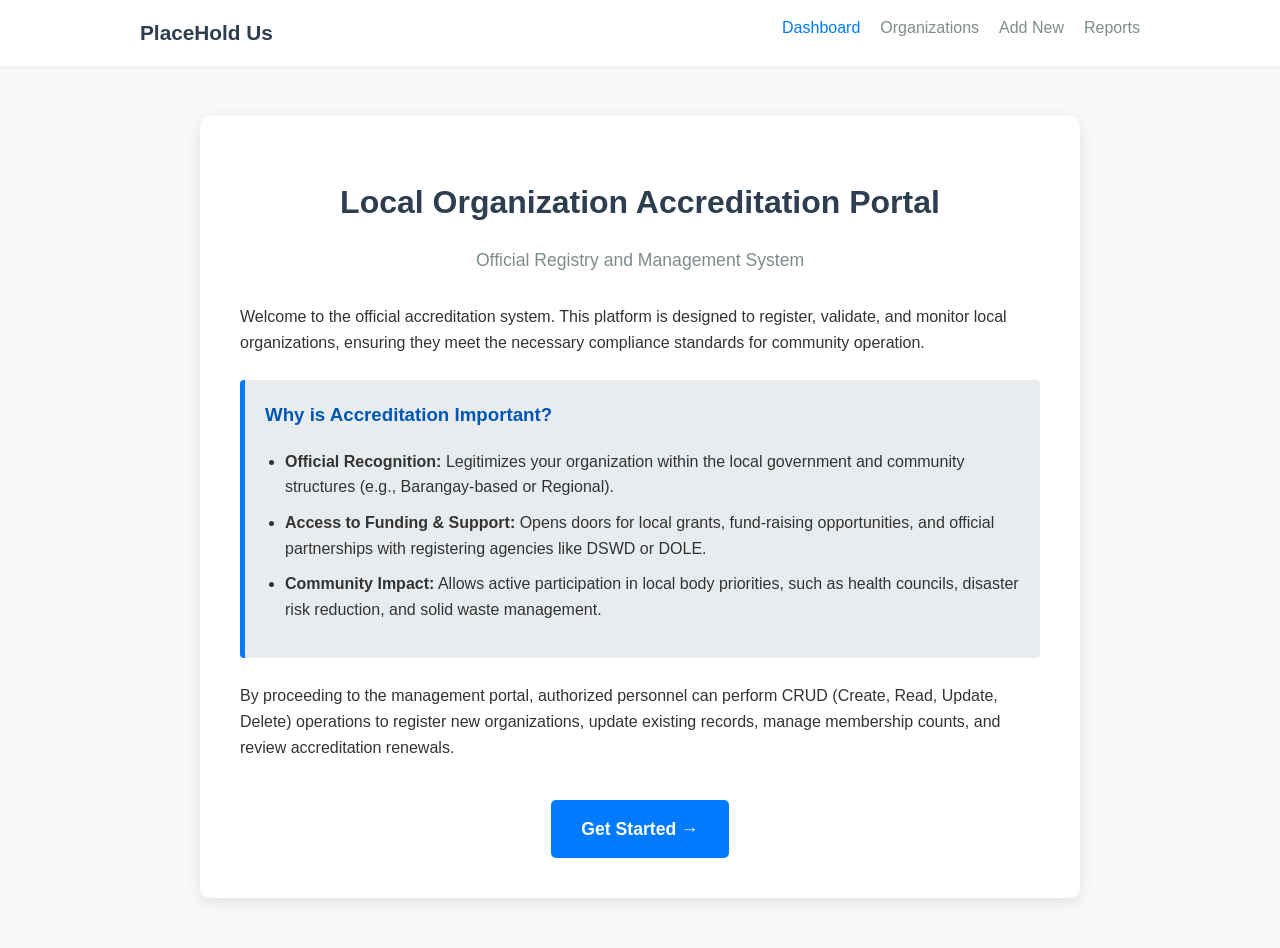
<file: index.html>
<!DOCTYPE html>
<html lang="en">
<head>
    <meta charset="UTF-8">
    <meta name="viewport" content="width=device-width, initial-scale=1.0">
    <title>Organization Accreditation Portal</title>
    <style>
        body {
            font-family: 'Segoe UI', Tahoma, Geneva, Verdana, sans-serif;
            background-color: #f8f9fa;
            color: #333;
            line-height: 1.6;
            margin: 0;
            padding: 0;
        }
        
        /* Incorporated Header & Navigation Styles */
        header {
            background-color: #ffffff;
            box-shadow: 0 2px 5px rgba(0,0,0,0.05);
            padding: 15px 30px;
        }
        nav {
            max-width: 1000px;
            margin: 0 auto;
            display: flex;
            justify-content: space-between;
            align-items: center;
        }
        nav .logo {
            font-size: 1.3em;
            font-weight: bold;
            color: #2c3e50;
            text-decoration: none;
        }
        .nav-links {
            list-style: none;
            display: flex;
            gap: 20px;
            margin: 0;
            padding: 0;
        }
        .nav-links a {
            text-decoration: none;
            color: #7f8c8d;
            font-weight: 500;
            transition: color 0.3s;
        }
        .nav-links a:hover, .nav-links a.active {
            color: #007BFF;
        }

        /* Adjusted container margin for non-flexbox top layout */
        .container {
            background: #ffffff;
            max-width: 800px;
            padding: 40px;
            border-radius: 10px;
            box-shadow: 0 4px 15px rgba(0,0,0,0.1);
            margin: 50px auto; 
        }
        h1 {
            color: #2c3e50;
            text-align: center;
            margin-bottom: 10px;
        }
        .subtitle {
            text-align: center;
            color: #7f8c8d;
            margin-bottom: 30px;
            font-size: 1.1em;
        }
        .info-box {
            background-color: #e9ecef;
            border-left: 5px solid #007BFF;
            padding: 20px;
            margin: 25px 0;
            border-radius: 4px;
        }
        .info-box h3 {
            margin-top: 0;
            color: #0056b3;
        }
        ul {
            padding-left: 20px;
        }
        li {
            margin-bottom: 10px;
        }
        .action-area {
            text-align: center;
            margin-top: 40px;
        }
        .btn {
            display: inline-block;
            padding: 15px 30px;
            font-size: 1.1em;
            background: #007BFF;
            color: white;
            text-decoration: none;
            border-radius: 5px;
            transition: background 0.3s ease;
            font-weight: bold;
        }
        .btn:hover {
            background: #0056b3;
        }
    </style>
</head>
<body>

    <!-- Header & Navigation Bar -->
    <header>
        <nav>
            <a href="index.html" class="logo">PlaceHold Us</a>
            <ul class="nav-links">
                <li><a href="index.html" class="active">Dashboard</a></li>
                <li><a href="organizations.html">Organizations</a></li>
                <li><a href="add_organization.html">Add New</a></li>
                <li><a href="reports.html">Reports</a></li>
            </ul>
        </nav>
    </header>

    <!-- Main Content -->
    <div class="container">
        <h1>Local Organization Accreditation Portal</h1>
        <p class="subtitle">Official Registry and Management System</p>
        
        <p>Welcome to the official accreditation system. This platform is designed to register, validate, and monitor local organizations, ensuring they meet the necessary compliance standards for community operation.</p>

        <div class="info-box">
            <h3>Why is Accreditation Important?</h3>
            <ul>
                <li><strong>Official Recognition:</strong> Legitimizes your organization within the local government and community structures (e.g., Barangay-based or Regional).</li>
                <li><strong>Access to Funding & Support:</strong> Opens doors for local grants, fund-raising opportunities, and official partnerships with registering agencies like DSWD or DOLE.</li>
                <li><strong>Community Impact:</strong> Allows active participation in local body priorities, such as health councils, disaster risk reduction, and solid waste management.</li>
            </ul>
        </div>

        <p>By proceeding to the management portal, authorized personnel can perform CRUD (Create, Read, Update, Delete) operations to register new organizations, update existing records, manage membership counts, and review accreditation renewals.</p>

        <div class="action-area">
            <a href="application_options.html" class="btn">Get Started &rarr;</a>
        </div>
    </div>

</body>
</html>
</file>
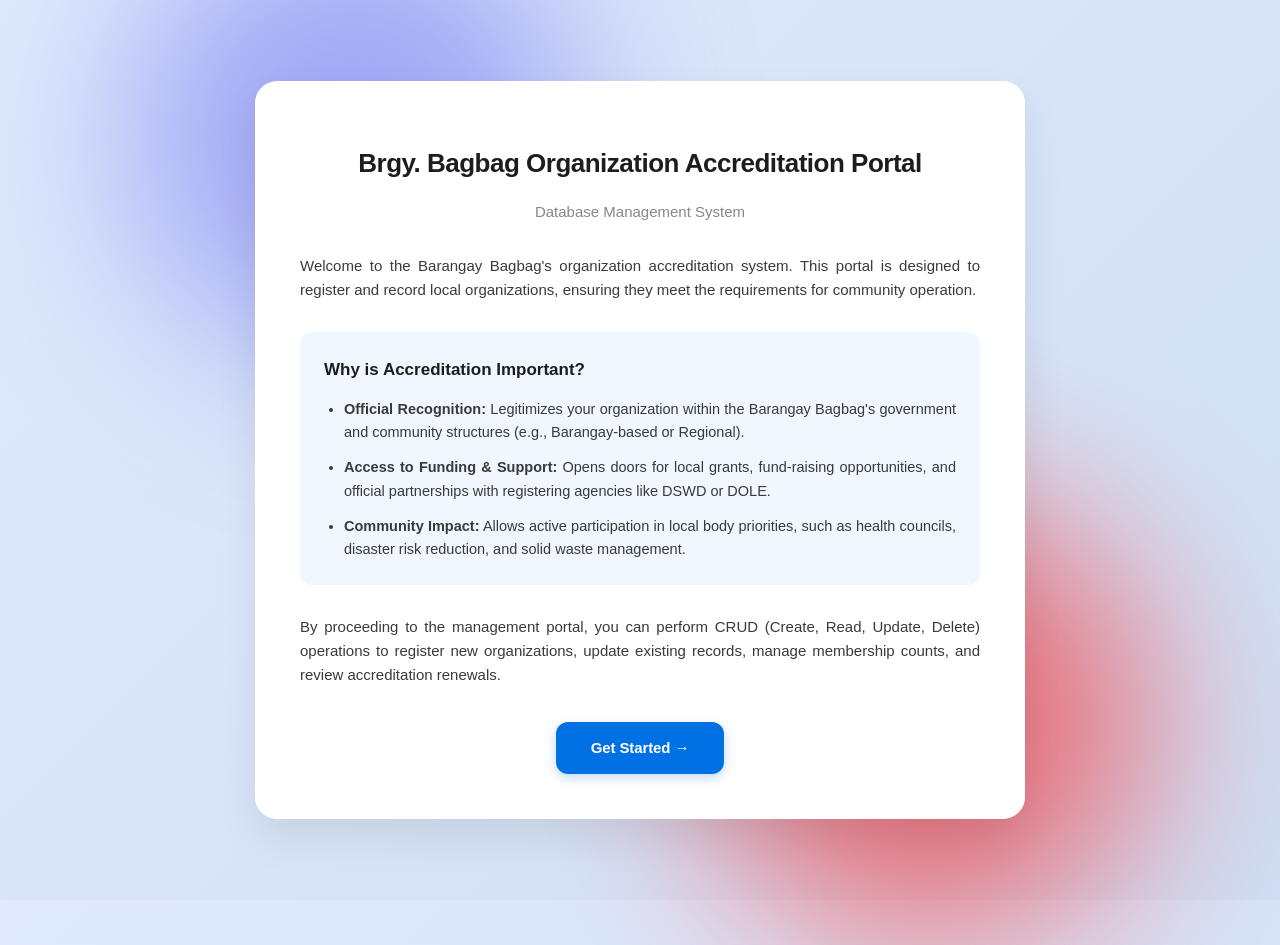
<file: Accreditation_Website/index.html>
<!DOCTYPE html>
<html lang="en">
<head>
    <meta charset="UTF-8">
    <meta name="viewport" content="width=device-width, initial-scale=1.0">
    <title>Brgy. Bagbag Organization Accreditation Portal</title>
    <link rel="stylesheet" href="css/index.css">
</head>
<body>

    <div class="glow-orb orb-1"></div>
    <div class="glow-orb orb-2"></div>

    <div class="main-wrapper">
        <div class="container">
            <h1>Brgy. Bagbag Organization Accreditation Portal</h1>
            <p class="subtitle">Database Management System</p>
            
            <p>Welcome to the Barangay Bagbag's organization accreditation system. This portal is designed to register and record local organizations, ensuring they meet the requirements for community operation.</p>

            <div class="info-box">
                <h3>Why is Accreditation Important?</h3>
                <ul>
                    <li><strong>Official Recognition:</strong> Legitimizes your organization within the Barangay Bagbag's government and community structures (e.g., Barangay-based or Regional).</li>
                    <li><strong>Access to Funding & Support:</strong> Opens doors for local grants, fund-raising opportunities, and official partnerships with registering agencies like DSWD or DOLE.</li>
                    <li><strong>Community Impact:</strong> Allows active participation in local body priorities, such as health councils, disaster risk reduction, and solid waste management.</li>
                </ul>
            </div>

            <p>By proceeding to the management portal, you can perform CRUD (Create, Read, Update, Delete) operations to register new organizations, update existing records, manage membership counts, and review accreditation renewals.</p>

            <!-- hyperlink to main page -->
            <div class="action-area">
                <a href="Main_Page.html" class="btn btn-primary">Get Started &rarr;</a>
            </div>
        </div>
    </div>

</body>
</html>
</file>
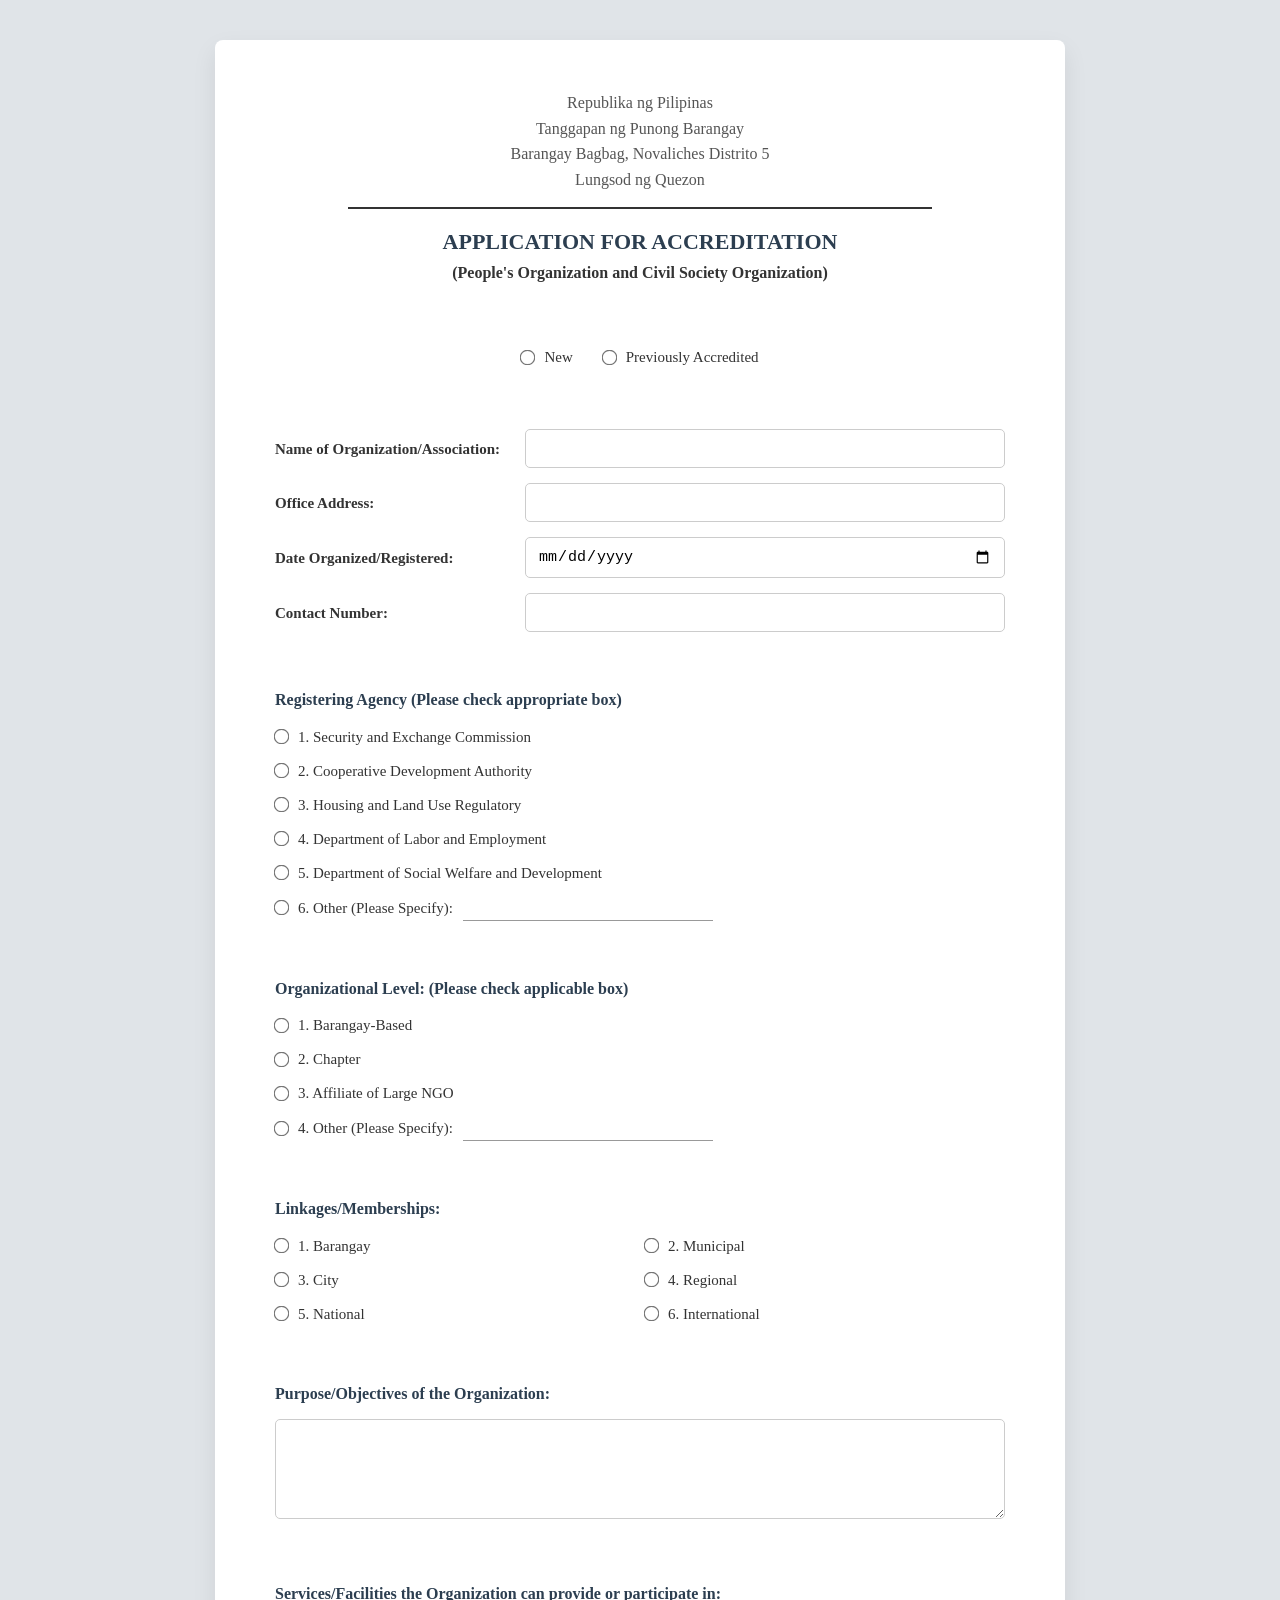
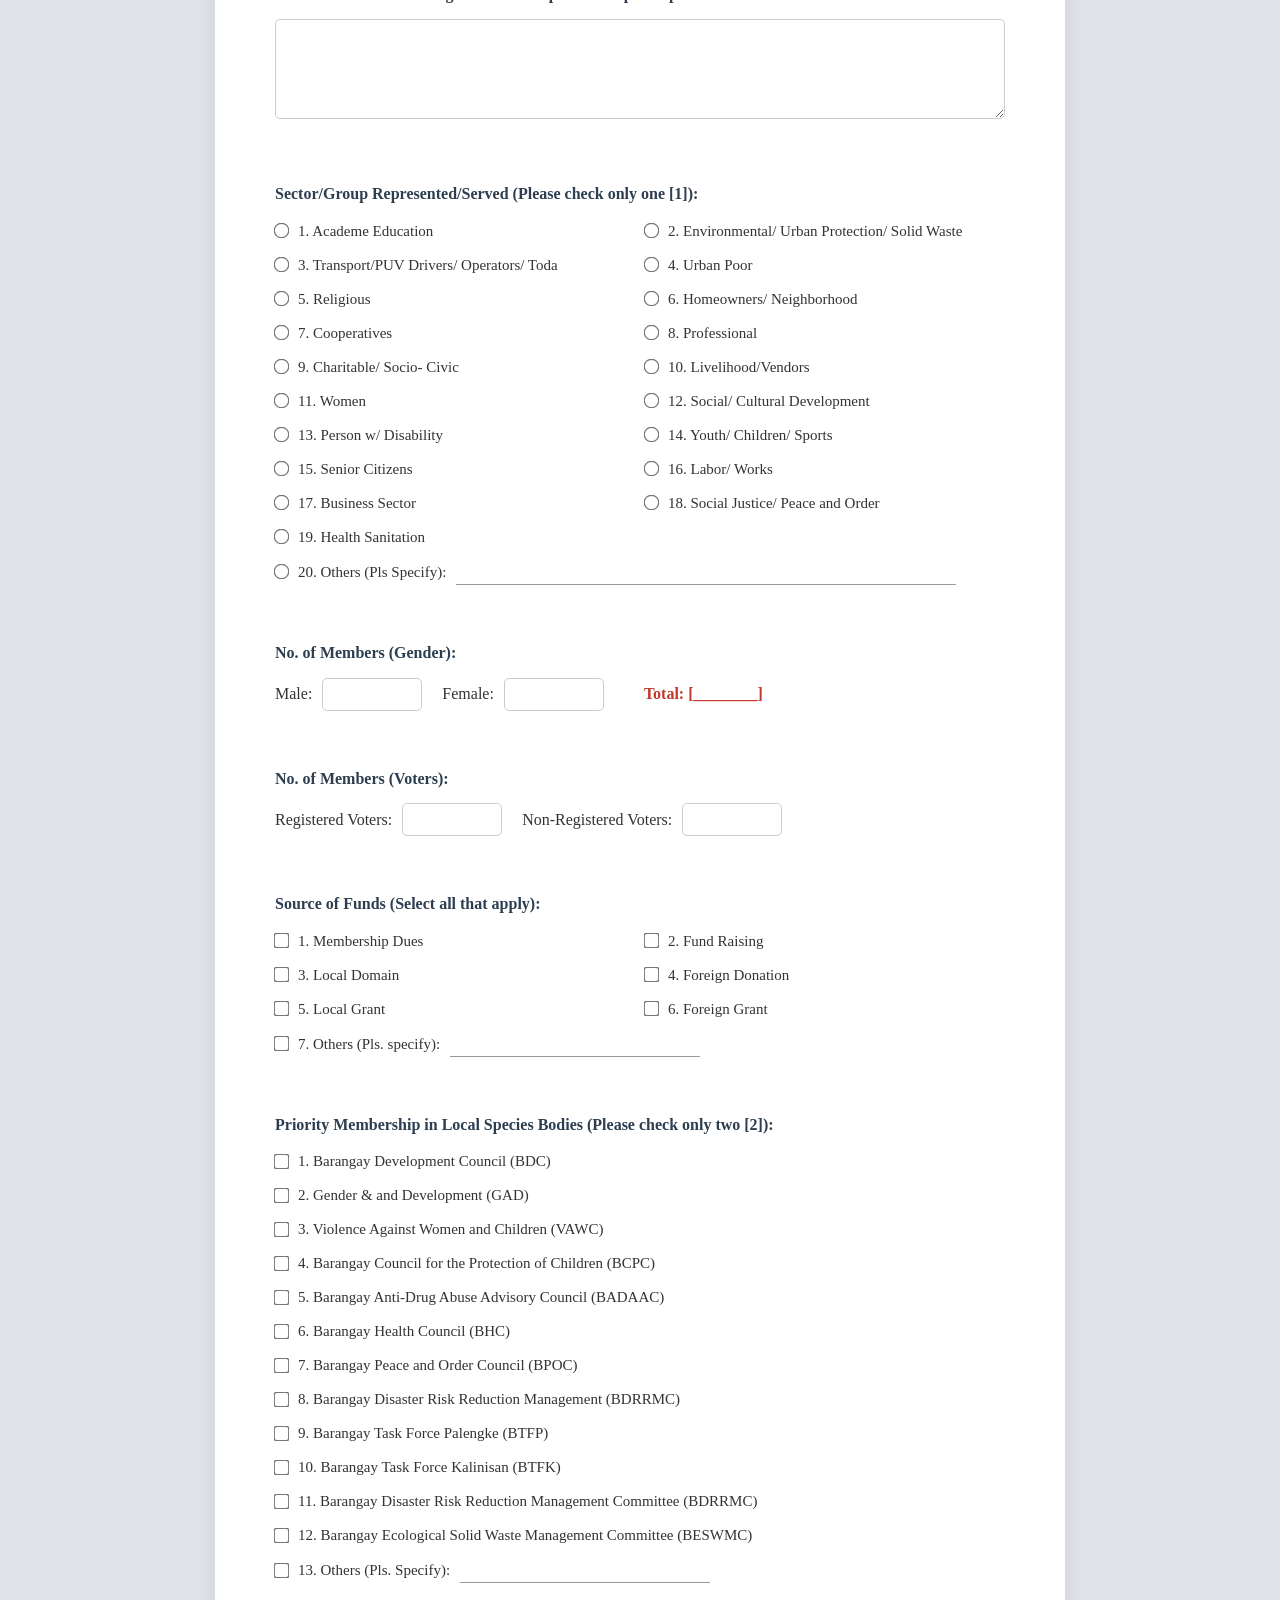
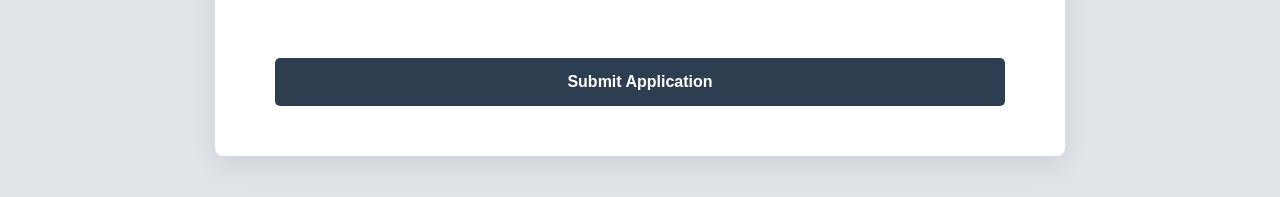
<file: test website 1/index.html>
<!DOCTYPE html>
<html lang="en">
<head>
    <meta charset="UTF-8">
    <meta name="viewport" content="width=device-width, initial-scale=1.0">
    <title>Barangay Bagbag Accreditation Form</title>
    <link rel="stylesheet" href="style.css">
</head>
<body>

<div class="form-container">
    <header class="form-header">
        <h3>Republika ng Pilipinas</h3>
        <h3>Tanggapan ng Punong Barangay</h3>
        <h3>Barangay Bagbag, Novaliches Distrito 5</h3>
        <h3>Lungsod ng Quezon</h3>
        <hr>
        <h2>Application for Accreditation</h2>
        <h4>(People's Organization and Civil Society Organization)</42>
    </header>

    <div class="break"></div>

    <form action="#" method="POST">
        
        <!-- Application Status -->
        <div class="form-group options-list" style="flex-direction: row; gap: 30px; justify-content: center; margin-bottom: 30px;">
            <label class="option-item">
                <input type="radio" name="application_status" value="New" required> New
            </label>
            <label class="option-item">
                <input type="radio" name="application_status" value="Previously Accredited" required> Previously Accredited
            </label>
        </div>

        <div class="break"></div>

        <!-- Basic Info -->
        <div class="form-group">
            <div class="row-group">
                <label>Name of Organization/Association:</label>
                <input type="text" name="org_name" required>
            </div>
            <div class="row-group">
                <label>Office Address:</label>
                <input type="text" name="org_address" required>
            </div>
            <div class="row-group">
                <label>Date Organized/Registered:</label>
                <input type="date" name="date_organized" required>
            </div>
            <div class="row-group">
                <label>Contact Number:</label>
                <!-- pattern="\d*" and maxlength ensures only up to 10 numbers are accepted -->
                <input type="tel" name="contact_number" pattern="\d*" maxlength="10" title="Please enter exactly 10 digits" required>
            </div>
        </div>

        <div class="break"></div>

        <!-- Registering Agency -->
        <div class="form-group">
            <label class="question-title">Registering Agency (Please check appropriate box)</label>
            <div class="options-list">
                <label class="option-item"><input type="radio" name="registering_agency" value="SEC" required> 1. Security and Exchange Commission</label>
                <label class="option-item"><input type="radio" name="registering_agency" value="CDA" required> 2. Cooperative Development Authority</label>
                <label class="option-item"><input type="radio" name="registering_agency" value="HLURB" required> 3. Housing and Land Use Regulatory</label>
                <label class="option-item"><input type="radio" name="registering_agency" value="DOLE" required> 4. Department of Labor and Employment</label>
                <label class="option-item"><input type="radio" name="registering_agency" value="DSWD" required> 5. Department of Social Welfare and Development</label>
                <label class="option-item">
                    <input type="radio" name="registering_agency" value="Other" required> 
                    6. Other (Please Specify): 
                    <input type="text" class="other-input" name="registering_agency_other">
                </label>
            </div>
        </div>

        <div class="break"></div>

        <!-- Organizational Level -->
        <div class="form-group">
            <label class="question-title">Organizational Level: (Please check applicable box)</label>
            <div class="options-list">
                <label class="option-item"><input type="radio" name="org_level" value="Barangay-Based" required> 1. Barangay-Based</label>
                <label class="option-item"><input type="radio" name="org_level" value="Chapter" required> 2. Chapter</label>
                <label class="option-item"><input type="radio" name="org_level" value="Affiliate" required> 3. Affiliate of Large NGO</label>
                <label class="option-item">
                    <input type="radio" name="org_level" value="Other" required> 
                    4. Other (Please Specify): 
                    <input type="text" class="other-input" name="org_level_other">
                </label>
            </div>
        </div>

        <div class="break"></div>

        <!-- Linkages/Memberships -->
        <div class="form-group">
            <label class="question-title">Linkages/Memberships:</label>
            <div class="options-grid">
                <label class="option-item"><input type="radio" name="linkages" value="Barangay" required> 1. Barangay</label>
                <label class="option-item"><input type="radio" name="linkages" value="Municipal" required> 2. Municipal</label>
                <label class="option-item"><input type="radio" name="linkages" value="City" required> 3. City</label>
                <label class="option-item"><input type="radio" name="linkages" value="Regional" required> 4. Regional</label>
                <label class="option-item"><input type="radio" name="linkages" value="National" required> 5. National</label>
                <label class="option-item"><input type="radio" name="linkages" value="International" required> 6. International</label>
            </div>
        </div>

        <div class="break"></div>

        <!-- Purpose/Objectives -->
        <div class="form-group">
            <label class="question-title">Purpose/Objectives of the Organization:</label>
            <textarea name="purpose_objectives" required></textarea>
        </div>

        <div class="break"></div>

        <!-- Services/Facilities -->
        <div class="form-group">
            <label class="question-title">Services/Facilities the Organization can provide or participate in:</label>
            <textarea name="services_facilities" required></textarea>
        </div>

        <div class="break"></div>

        <!-- Sector/Group Represented -->
        <div class="form-group">
            <label class="question-title">Sector/Group Represented/Served (Please check only one [1]):</label>
            <div class="options-grid">
                <label class="option-item"><input type="radio" name="sector" value="Academe" required> 1. Academe Education</label>
                <label class="option-item"><input type="radio" name="sector" value="Environmental" required> 2. Environmental/ Urban Protection/ Solid Waste</label>
                <label class="option-item"><input type="radio" name="sector" value="Transport" required> 3. Transport/PUV Drivers/ Operators/ Toda</label>
                <label class="option-item"><input type="radio" name="sector" value="Urban Poor" required> 4. Urban Poor</label>
                <label class="option-item"><input type="radio" name="sector" value="Religious" required> 5. Religious</label>
                <label class="option-item"><input type="radio" name="sector" value="Homeowners" required> 6. Homeowners/ Neighborhood</label>
                <label class="option-item"><input type="radio" name="sector" value="Cooperatives" required> 7. Cooperatives</label>
                <label class="option-item"><input type="radio" name="sector" value="Professional" required> 8. Professional</label>
                <label class="option-item"><input type="radio" name="sector" value="Charitable" required> 9. Charitable/ Socio- Civic</label>
                <label class="option-item"><input type="radio" name="sector" value="Livelihood" required> 10. Livelihood/Vendors</label>
                <label class="option-item"><input type="radio" name="sector" value="Women" required> 11. Women</label>
                <label class="option-item"><input type="radio" name="sector" value="Social" required> 12. Social/ Cultural Development</label>
                <label class="option-item"><input type="radio" name="sector" value="PWD" required> 13. Person w/ Disability</label>
                <label class="option-item"><input type="radio" name="sector" value="Youth" required> 14. Youth/ Children/ Sports</label>
                <label class="option-item"><input type="radio" name="sector" value="Senior Citizens" required> 15. Senior Citizens</label>
                <label class="option-item"><input type="radio" name="sector" value="Labor" required> 16. Labor/ Works</label>
                <label class="option-item"><input type="radio" name="sector" value="Business" required> 17. Business Sector</label>
                <label class="option-item"><input type="radio" name="sector" value="Social Justice" required> 18. Social Justice/ Peace and Order</label>
                <label class="option-item"><input type="radio" name="sector" value="Health" required> 19. Health Sanitation</label>
                <label class="option-item" style="grid-column: 1 / -1;">
                    <input type="radio" name="sector" value="Other" required> 
                    20. Others (Pls Specify):
                    <input type="text" class="other-input" name="sector_other" style="max-width: 500px;">
                </label>
            </div>
        </div>

        <div class="break"></div>

        <!-- No. of Members (Gender) -->
        <div class="form-group">
            <label class="question-title">No. of Members (Gender):</label>
            <div class="sub-fields">
                <div class="input-box">
                    <label>Male:</label>
                    <input type="number" name="members_male" min="0" required>
                </div>
                <div class="input-box">
                    <label>Female:</label>
                    <input type="number" name="members_female" min="0" required>
                </div>
                <span class="total-text">Total: [________]</span>
            </div>
        </div>

        <div class="break"></div>

        <!-- No. of Members (Voters) -->
        <div class="form-group">
            <label class="question-title">No. of Members (Voters):</label>
            <div class="sub-fields">
                <div class="input-box">
                    <label>Registered Voters:</label>
                    <input type="number" name="voters_registered" min="0" required>
                </div>
                <div class="input-box">
                    <label>Non-Registered Voters:</label>
                    <input type="number" name="voters_nonregistered" min="0" required>
                </div>
            </div>
        </div>

        <div class="break"></div>

        <!-- Financial / Funding (Checkboxes) -->
        <div class="form-group">
            <label class="question-title">Source of Funds (Select all that apply):</label>
            <div class="options-grid">
                <label class="option-item"><input type="checkbox" name="funds" value="Membership Dues"> 1. Membership Dues</label>
                <label class="option-item"><input type="checkbox" name="funds" value="Fund Raising"> 2. Fund Raising</label>
                <label class="option-item"><input type="checkbox" name="funds" value="Local Domain"> 3. Local Domain</label>
                <label class="option-item"><input type="checkbox" name="funds" value="Foreign Donation"> 4. Foreign Donation</label>
                <label class="option-item"><input type="checkbox" name="funds" value="Local Grant"> 5. Local Grant</label>
                <label class="option-item"><input type="checkbox" name="funds" value="Foreign Grant"> 6. Foreign Grant</label>
                <label class="option-item" style="grid-column: 1 / -1;">
                    <input type="checkbox" name="funds" value="Other"> 
                    7. Others (Pls. specify):
                    <input type="text" class="other-input" name="funds_other">
                </label>
            </div>
        </div>

        <div class="break"></div>

        <!-- Priority Membership (Checkboxes) -->
        <div class="form-group">
            <label class="question-title">Priority Membership in Local Species Bodies (Please check only two [2]):</label>
            <div class="options-list">
                <label class="option-item"><input type="checkbox" name="priority" value="BDC"> 1. Barangay Development Council (BDC)</label>
                <label class="option-item"><input type="checkbox" name="priority" value="GAD"> 2. Gender & and Development (GAD)</label>
                <label class="option-item"><input type="checkbox" name="priority" value="VAWC"> 3. Violence Against Women and Children (VAWC)</label>
                <label class="option-item"><input type="checkbox" name="priority" value="BCPC"> 4. Barangay Council for the Protection of Children (BCPC)</label>
                <label class="option-item"><input type="checkbox" name="priority" value="BADAAC"> 5. Barangay Anti-Drug Abuse Advisory Council (BADAAC)</label>
                <label class="option-item"><input type="checkbox" name="priority" value="BHC"> 6. Barangay Health Council (BHC)</label>
                <label class="option-item"><input type="checkbox" name="priority" value="BPOC"> 7. Barangay Peace and Order Council (BPOC)</label>
                <label class="option-item"><input type="checkbox" name="priority" value="BDRRMC"> 8. Barangay Disaster Risk Reduction Management (BDRRMC)</label>
                <label class="option-item"><input type="checkbox" name="priority" value="BTFP"> 9. Barangay Task Force Palengke (BTFP)</label>
                <label class="option-item"><input type="checkbox" name="priority" value="BTFK"> 10. Barangay Task Force Kalinisan (BTFK)</label>
                <label class="option-item"><input type="checkbox" name="priority" value="BDRRMC_Comm"> 11. Barangay Disaster Risk Reduction Management Committee (BDRRMC)</label>
                <label class="option-item"><input type="checkbox" name="priority" value="BESWMC"> 12. Barangay Ecological Solid Waste Management Committee (BESWMC)</label>
                <label class="option-item">
                    <input type="checkbox" name="priority" value="Other"> 
                    13. Others (Pls. Specify):
                    <input type="text" class="other-input" name="priority_other">
                </label>
            </div>
        </div>

        <div class="break"></div>

        <!-- Submit Button -->
        <button type="submit" class="submit-btn">Submit Application</button>
    </form>
</div>

</body>
</html>
</file>
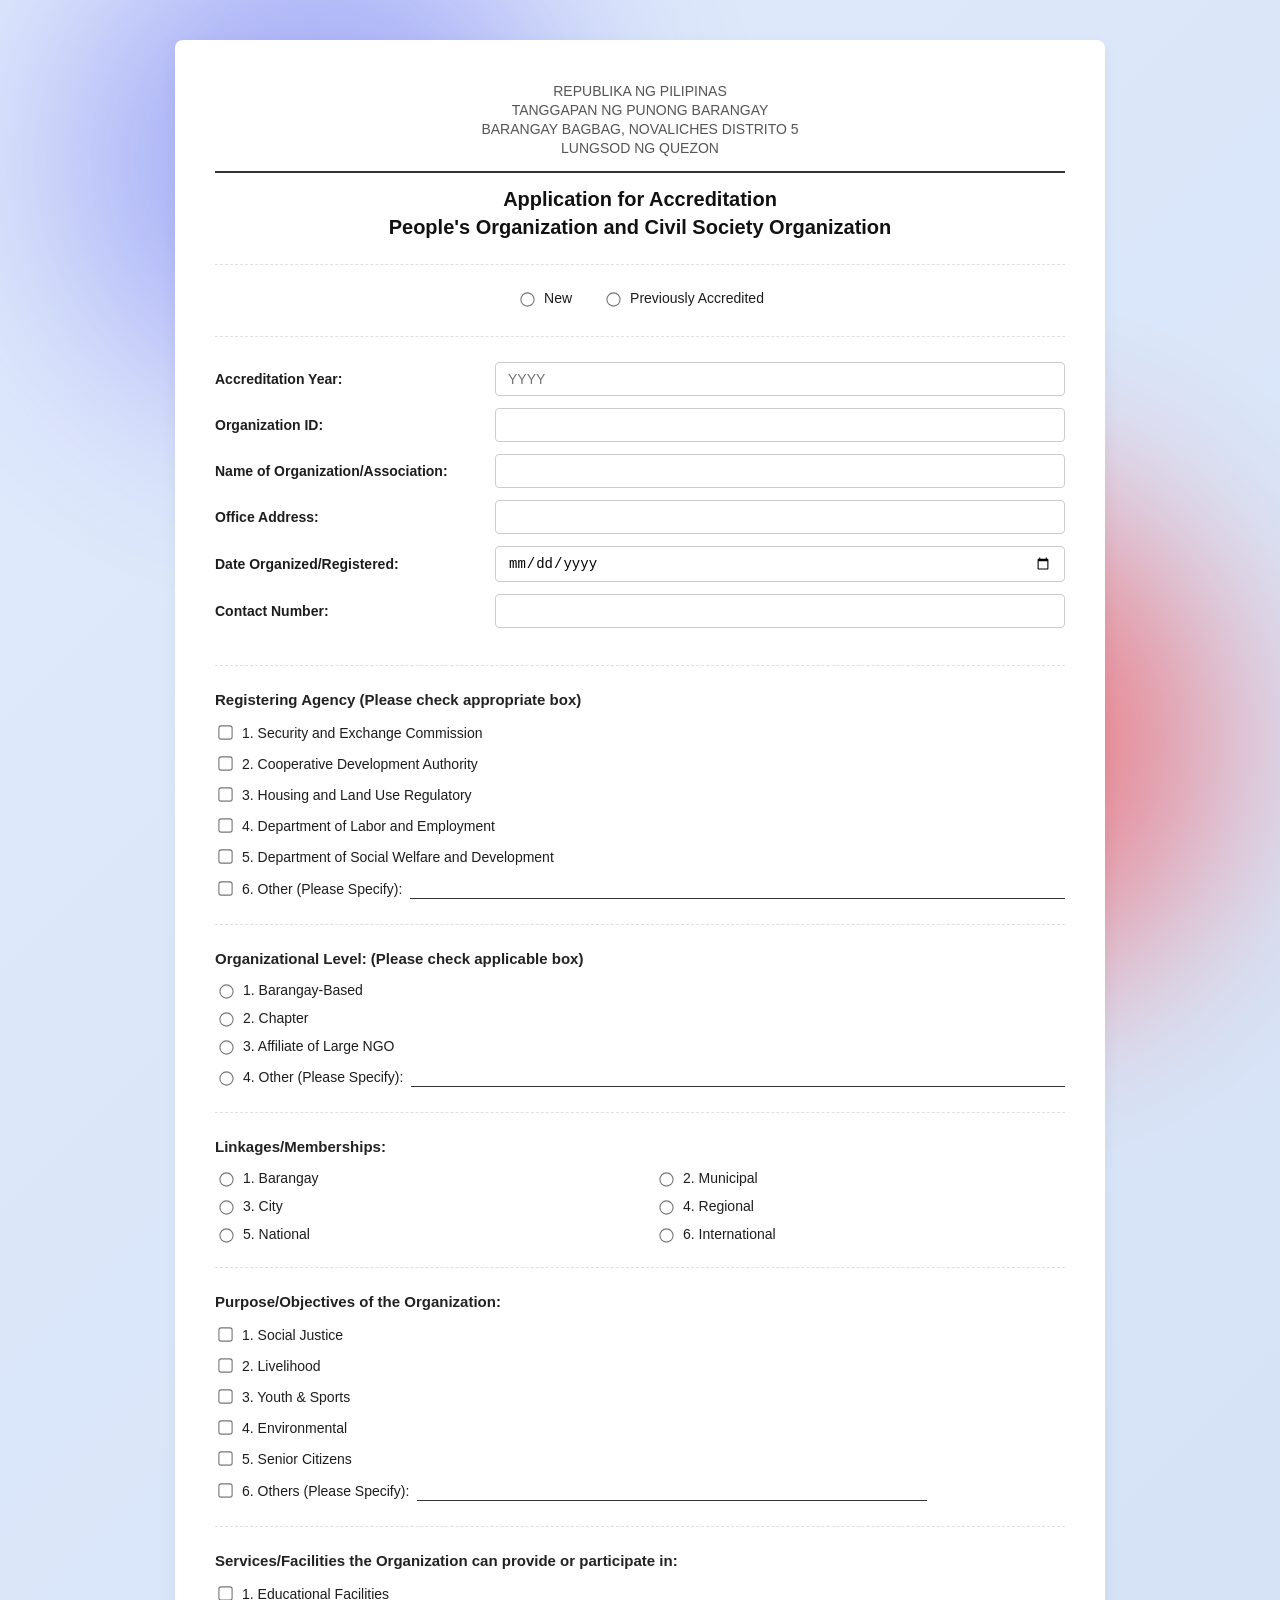
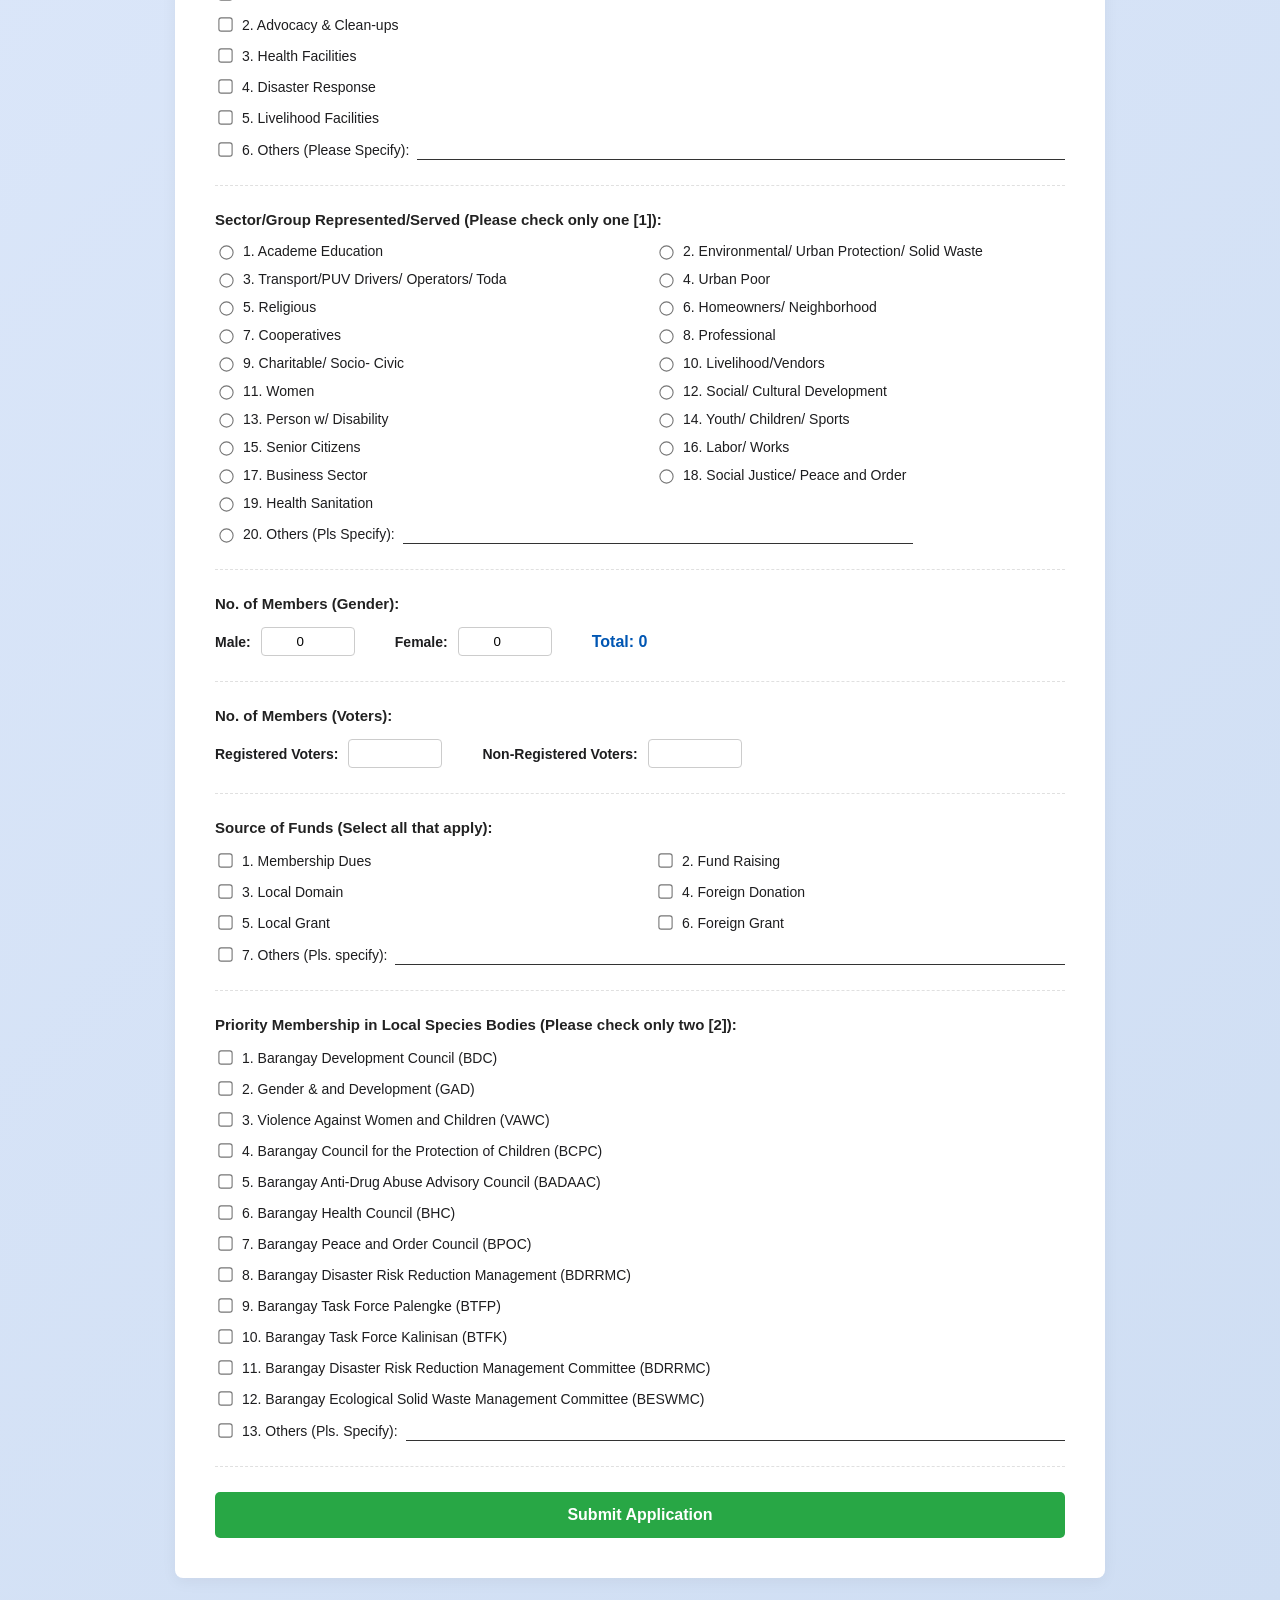
<file: test website -v3/form v3/index.html>
<!DOCTYPE html>
<html lang="en">
<head>
    <meta charset="UTF-8">
    <meta name="viewport" content="width=device-width, initial-scale=1.0">
    <title>Barangay Bagbag Accreditation Form</title>
    <link rel="stylesheet" href="style.css">
    <script src="script.js"></script>
</head>
<body>
    <div class="glow-orb orb-1"></div>
    <div class="glow-orb orb-2"></div>

    <div class="form-container">
        <header class="form-header">
            <h3>Republika ng Pilipinas</h3>
            <h3>Tanggapan ng Punong Barangay</h3>
            <h3>Barangay Bagbag, Novaliches Distrito 5</h3>
            <h3>Lungsod ng Quezon</h3>
            <hr>
            <h2>Application for Accreditation</h2>
            <h2>People's Organization and Civil Society Organization</h2>
        </header>

        <div class="break"></div>

        <form action="#" method="POST" onsubmit="event.preventDefault(); alert('Form submitted successfully!');">
            
            <div class="form-group options-list" style="flex-direction: row; gap: 30px; justify-content: center; margin-bottom: 30px;">
                <label class="option-item">
                    <input type="radio" name="application_status" value="New" required> New
                </label>
                <label class="option-item">
                    <input type="radio" name="application_status" value="Previously Accredited" required> Previously Accredited
                </label>
            </div>

            <div class="break"></div>

            <div class="form-group">
                <div class="row-group">
                    <label>Accreditation Year:</label>
                    <input type="number" name="accreditation_year" min="1900" max="9999" oninput="if(this.value.length > 4) this.value = this.value.slice(0,4);" placeholder="YYYY" required>
                </div>
                <div class="row-group">
                    <label>Organization ID:</label>
                    <input type="text" name="org_id" maxlength="30" required>
                </div>
                <div class="row-group">
                    <label>Name of Organization/Association:</label>
                    <input type="text" name="org_name" maxlength="50" required>
                </div>
                <div class="row-group">
                    <label>Office Address:</label>
                    <input type="text" name="org_address" maxlength="60" required>
                </div>
                <div class="row-group">
                    <label>Date Organized/Registered:</label>
                    <input type="date" name="date_organized" required>
                </div>
                <div class="row-group">
                    <label>Contact Number:</label>
                    <input type="tel" name="contact_number" pattern="\d*" maxlength="10" title="Please enter exactly 10 digits" required>
                </div>
            </div>

            <div class="break"></div>

            <div class="form-group">
                <label class="question-title">Registering Agency (Please check appropriate box)</label>
                <div class="options-list">
                    <label class="option-item"><input type="checkbox" name="registering_agency[]" value="SEC"> 1. Security and Exchange Commission</label>
                    <label class="option-item"><input type="checkbox" name="registering_agency[]" value="CDA"> 2. Cooperative Development Authority</label>
                    <label class="option-item"><input type="checkbox" name="registering_agency[]" value="HLURB"> 3. Housing and Land Use Regulatory</label>
                    <label class="option-item"><input type="checkbox" name="registering_agency[]" value="DOLE"> 4. Department of Labor and Employment</label>
                    <label class="option-item"><input type="checkbox" name="registering_agency[]" value="DSWD"> 5. Department of Social Welfare and Development</label>
                    <label class="option-item">
                        <input type="checkbox" name="registering_agency[]" value="Other"> 
                        6. Other (Please Specify): 
                        <input type="text" class="other-input" name="registering_agency_other" maxlength="150">
                    </label>
                </div>
            </div>

            <div class="break"></div>

            <div class="form-group">
                <label class="question-title">Organizational Level: (Please check applicable box)</label>
                <div class="options-list">
                    <label class="option-item"><input type="radio" name="org_level" value="Barangay-Based" required> 1. Barangay-Based</label>
                    <label class="option-item"><input type="radio" name="org_level" value="Chapter" required> 2. Chapter</label>
                    <label class="option-item"><input type="radio" name="org_level" value="Affiliate of Large NGO" required> 3. Affiliate of Large NGO</label>
                    <label class="option-item">
                        <input type="radio" name="org_level" value="Other" required> 
                        4. Other (Please Specify): 
                        <input type="text" class="other-input" name="org_level_other" maxlength="65">
                    </label>
                </div>
            </div>

            <div class="break"></div>

            <div class="form-group">
                <label class="question-title">Linkages/Memberships:</label>
                <div class="options-grid">
                    <label class="option-item"><input type="radio" name="linkages" value="Barangay" required> 1. Barangay</label>
                    <label class="option-item"><input type="radio" name="linkages" value="Municipal" required> 2. Municipal</label>
                    <label class="option-item"><input type="radio" name="linkages" value="City" required> 3. City</label>
                    <label class="option-item"><input type="radio" name="linkages" value="Regional" required> 4. Regional</label>
                    <label class="option-item"><input type="radio" name="linkages" value="National" required> 5. National</label>
                    <label class="option-item"><input type="radio" name="linkages" value="International" required> 6. International</label>
                </div>
            </div>

            <div class="break"></div>

            <div class="form-group">
                <label class="question-title">Purpose/Objectives of the Organization:</label>
                <div class="single-column-stack">
                    <label class="option-item"><input type="checkbox" name="purpose[]" value="Social Justice"> 1. Social Justice</label>
                    <label class="option-item"><input type="checkbox" name="purpose[]" value="Livelihood"> 2. Livelihood</label>
                    <label class="option-item"><input type="checkbox" name="purpose[]" value="Youth & Sports"> 3. Youth & Sports</label>
                    <label class="option-item"><input type="checkbox" name="purpose[]" value="Environmental"> 4. Environmental</label>
                    <label class="option-item"><input type="checkbox" name="purpose[]" value="Senior Citizens"> 5. Senior Citizens</label>
                    <label class="option-item" style="grid-column: 1 / -1;">
                        <input type="checkbox" name="purpose[]" value="Other"> 
                        6. Others (Please Specify):
                        <input type="text" class="other-input" name="purpose_other" style="max-width: 500px;" maxlength="85">
                    </label>
                </div>
            </div>

            <div class="break"></div>

            <div class="form-group">
                <label class="question-title">Services/Facilities the Organization can provide or participate in:</label>
                <div class="single-column-stack">
                    <label class="option-item"><input type="checkbox" name="services" value="Educational" required> 1. Educational Facilities</label>
                    <label class="option-item"><input type="checkbox" name="services" value="Advocacy" required> 2. Advocacy & Clean-ups</label>
                    <label class="option-item"><input type="checkbox" name="services" value="Health" required> 3. Health Facilities</label>
                    <label class="option-item"><input type="checkbox" name="services" value="Disaster" required> 4. Disaster Response</label>
                    <label class="option-item"><input type="checkbox" name="services" value="Livelihood" required> 5. Livelihood Facilities</label>
                    <label class="option-item">
                        <input type="checkbox" name="services" value="Other" required> 
                        6. Others (Please Specify):
                        <input type="text" class="other-input" name="services_other" maxlength="115">
                    </label>
                </div>
            </div>

            <div class="break"></div>

            <div class="form-group">
                <label class="question-title">Sector/Group Represented/Served (Please check only one [1]):</label>
                <div class="options-grid">
                    <label class="option-item"><input type="radio" name="sector" value="Academe" required> 1. Academe Education</label>
                    <label class="option-item"><input type="radio" name="sector" value="Environmental" required> 2. Environmental/ Urban Protection/ Solid Waste</label>
                    <label class="option-item"><input type="radio" name="sector" value="Transport" required> 3. Transport/PUV Drivers/ Operators/ Toda</label>
                    <label class="option-item"><input type="radio" name="sector" value="Urban Poor" required> 4. Urban Poor</label>
                    <label class="option-item"><input type="radio" name="sector" value="Religious" required> 5. Religious</label>
                    <label class="option-item"><input type="radio" name="sector" value="Homeowners" required> 6. Homeowners/ Neighborhood</label>
                    <label class="option-item"><input type="radio" name="sector" value="Cooperatives" required> 7. Cooperatives</label>
                    <label class="option-item"><input type="radio" name="sector" value="Professional" required> 8. Professional</label>
                    <label class="option-item"><input type="radio" name="sector" value="Charitable" required> 9. Charitable/ Socio- Civic</label>
                    <label class="option-item"><input type="radio" name="sector" value="Livelihood" required> 10. Livelihood/Vendors</label>
                    <label class="option-item"><input type="radio" name="sector" value="Women" required> 11. Women</label>
                    <label class="option-item"><input type="radio" name="sector" value="Social" required> 12. Social/ Cultural Development</label>
                    <label class="option-item"><input type="radio" name="sector" value="PWD" required> 13. Person w/ Disability</label>
                    <label class="option-item"><input type="radio" name="sector" value="Youth" required> 14. Youth/ Children/ Sports</label>
                    <label class="option-item"><input type="radio" name="sector" value="Senior Citizens" required> 15. Senior Citizens</label>
                    <label class="option-item"><input type="radio" name="sector" value="Labor" required> 16. Labor/ Works</label>
                    <label class="option-item"><input type="radio" name="sector" value="Business" required> 17. Business Sector</label>
                    <label class="option-item"><input type="radio" name="sector" value="Social Justice" required> 18. Social Justice/ Peace and Order</label>
                    <label class="option-item"><input type="radio" name="sector" value="Health" required> 19. Health Sanitation</label>
                    <label class="option-item" style="grid-column: 1 / -1;">
                        <input type="radio" name="sector" value="Other" required> 
                        20. Others (Pls Specify):
                        <input type="text" class="other-input" name="sector_other" style="max-width: 500px;" maxlength="250">
                    </label>
                </div>
            </div>

            <div class="break"></div>

            <div class="form-group">
                <label class="question-title">No. of Members (Gender):</label>
                <div class="sub-fields">
                    <div class="input-box">
                        <label>Male:</label>
                        <input type="number" id="members_male" name="members_male" min="0" max="9999" oninput="if(this.value.length > 4) this.value = this.value.slice(0,4); calculateTotalMembers();" value="0" required>
                    </div>
                    <div class="input-box">
                        <label>Female:</label>
                        <input type="number" id="members_female" name="members_female" min="0" max="9999" oninput="if(this.value.length > 4) this.value = this.value.slice(0,4); calculateTotalMembers();" value="0" required>
                    </div>
                    <span class="total-text">Total: <span id="total_members_display">0</span></span>
                </div>
            </div>

            <div class="break"></div>

            <div class="form-group">
                <label class="question-title">No. of Members (Voters):</label>
                <div class="sub-fields">
                    <div class="input-box">
                        <label>Registered Voters:</label>
                        <input type="number" name="voters_registered" min="0" max="9999" oninput="if(this.value.length > 4) this.value = this.value.slice(0,4);" required>
                    </div>
                    <div class="input-box">
                        <label>Non-Registered Voters:</label>
                        <input type="number" name="voters_nonregistered" min="0" max="9999" oninput="if(this.value.length > 4) this.value = this.value.slice(0,4);" required>
                    </div>
                </div>
            </div>

            <div class="break"></div>

            <div class="form-group">
                <label class="question-title">Source of Funds (Select all that apply):</label>
                <div class="options-grid">
                    <label class="option-item"><input type="checkbox" name="funds" value="Membership Dues"> 1. Membership Dues</label>
                    <label class="option-item"><input type="checkbox" name="funds" value="Fund Raising"> 2. Fund Raising</label>
                    <label class="option-item"><input type="checkbox" name="funds" value="Local Domain"> 3. Local Domain</label>
                    <label class="option-item"><input type="checkbox" name="funds" value="Foreign Donation"> 4. Foreign Donation</label>
                    <label class="option-item"><input type="checkbox" name="funds" value="Local Grant"> 5. Local Grant</label>
                    <label class="option-item"><input type="checkbox" name="funds" value="Foreign Grant"> 6. Foreign Grant</label>
                    <label class="option-item" style="grid-column: 1 / -1;">
                        <input type="checkbox" name="funds" value="Other"> 
                        7. Others (Pls. specify):
                        <input type="text" class="other-input" name="funds_other" maxlength="100">
                    </label>
                </div>
            </div>

            <div class="break"></div>

            <div class="form-group">
                <label class="question-title">Priority Membership in Local Species Bodies (Please check only two [2]):</label>
                <div class="options-list">
                    <label class="option-item"><input type="checkbox" name="priority" value="BDC"> 1. Barangay Development Council (BDC)</label>
                    <label class="option-item"><input type="checkbox" name="priority" value="GAD"> 2. Gender & and Development (GAD)</label>
                    <label class="option-item"><input type="checkbox" name="priority" value="VAWC"> 3. Violence Against Women and Children (VAWC)</label>
                    <label class="option-item"><input type="checkbox" name="priority" value="BCPC"> 4. Barangay Council for the Protection of Children (BCPC)</label>
                    <label class="option-item"><input type="checkbox" name="priority" value="BADAAC"> 5. Barangay Anti-Drug Abuse Advisory Council (BADAAC)</label>
                    <label class="option-item"><input type="checkbox" name="priority" value="BHC"> 6. Barangay Health Council (BHC)</label>
                    <label class="option-item"><input type="checkbox" name="priority" value="BPOC"> 7. Barangay Peace and Order Council (BPOC)</label>
                    <label class="option-item"><input type="checkbox" name="priority" value="BDRRMC"> 8. Barangay Disaster Risk Reduction Management (BDRRMC)</label>
                    <label class="option-item"><input type="checkbox" name="priority" value="BTFP"> 9. Barangay Task Force Palengke (BTFP)</label>
                    <label class="option-item"><input type="checkbox" name="priority" value="BTFK"> 10. Barangay Task Force Kalinisan (BTFK)</label>
                    <label class="option-item"><input type="checkbox" name="priority" value="BDRRMC_Comm"> 11. Barangay Disaster Risk Reduction Management Committee (BDRRMC)</label>
                    <label class="option-item"><input type="checkbox" name="priority" value="BESWMC"> 12. Barangay Ecological Solid Waste Management Committee (BESWMC)</label>
                    <label class="option-item">
                        <input type="checkbox" name="priority" value="Other"> 
                        13. Others (Pls. Specify):
                        <input type="text" class="other-input" name="priority_other" maxlength="100">
                    </label>
                </div>
            </div>

            <div class="break"></div>

            <button type="submit" class="submit-btn">Submit Application</button>
        </form>
    </div>

</body>
</html>
</file>
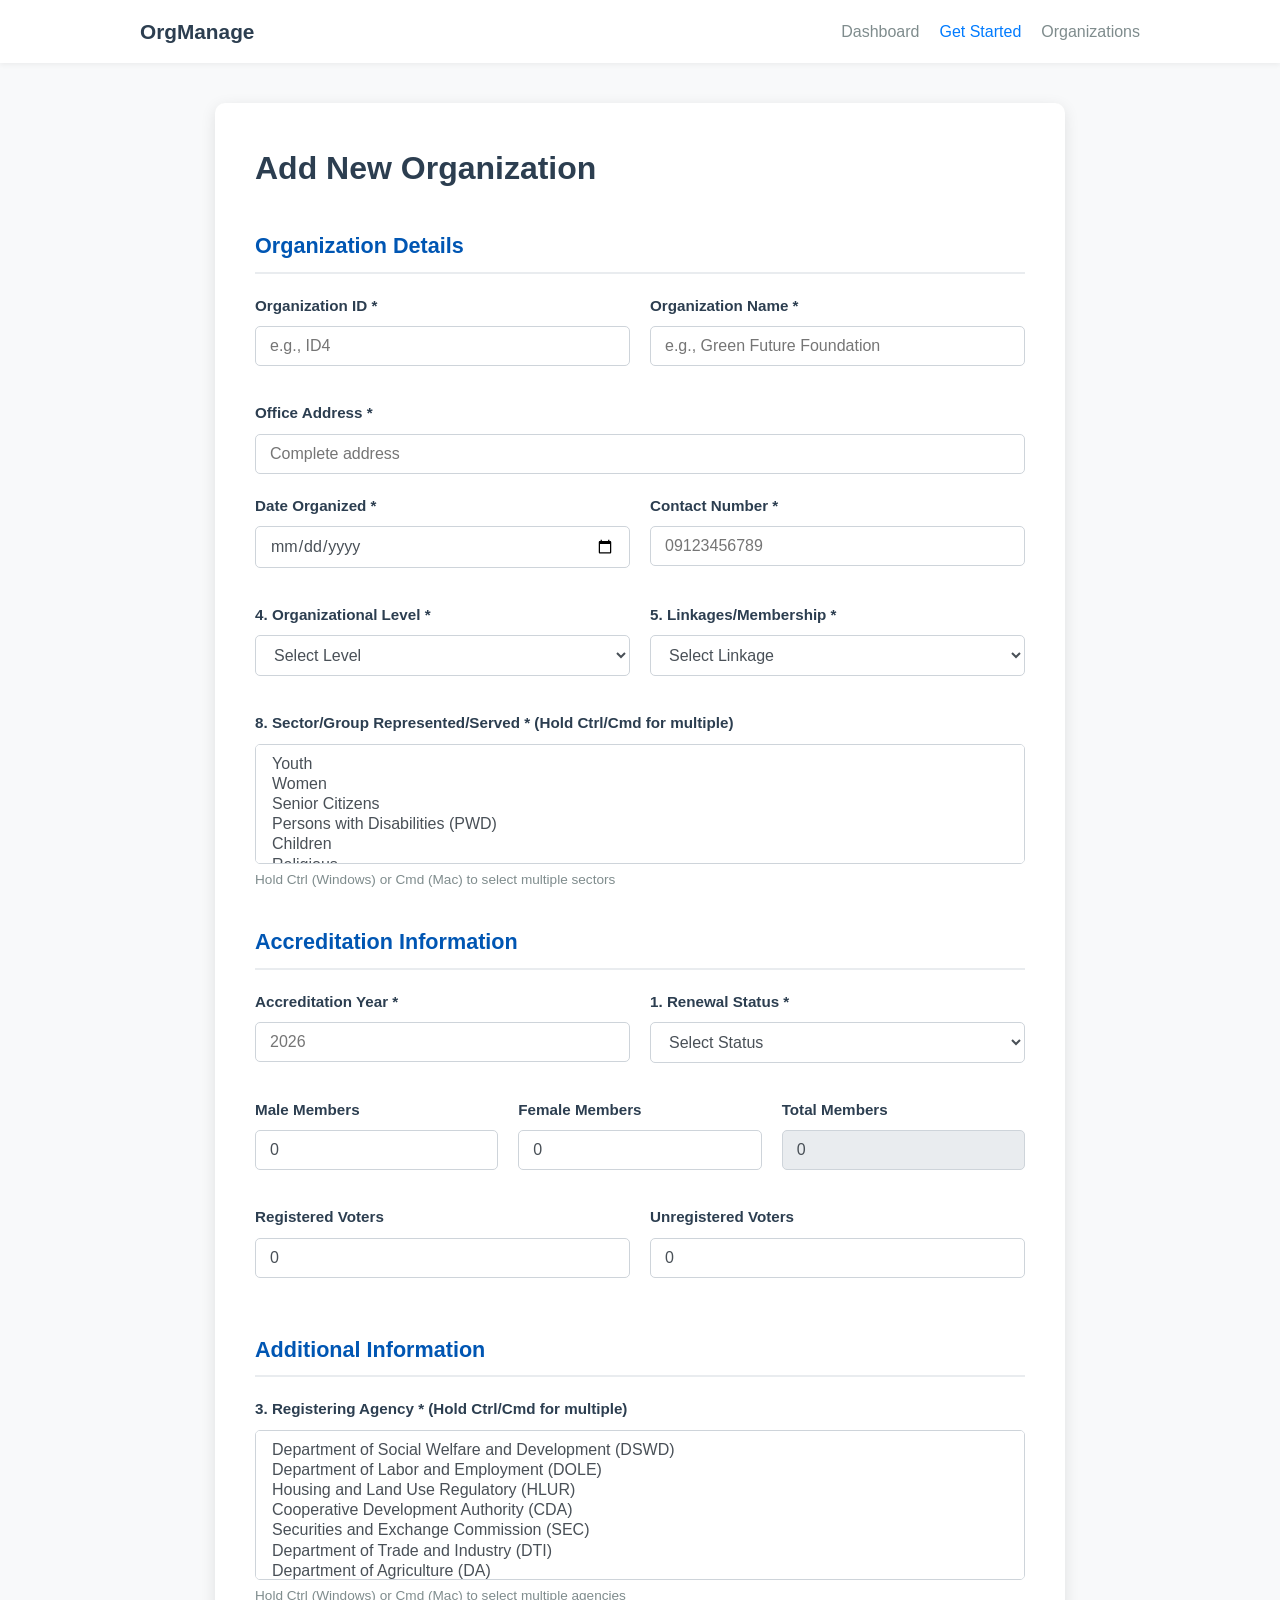
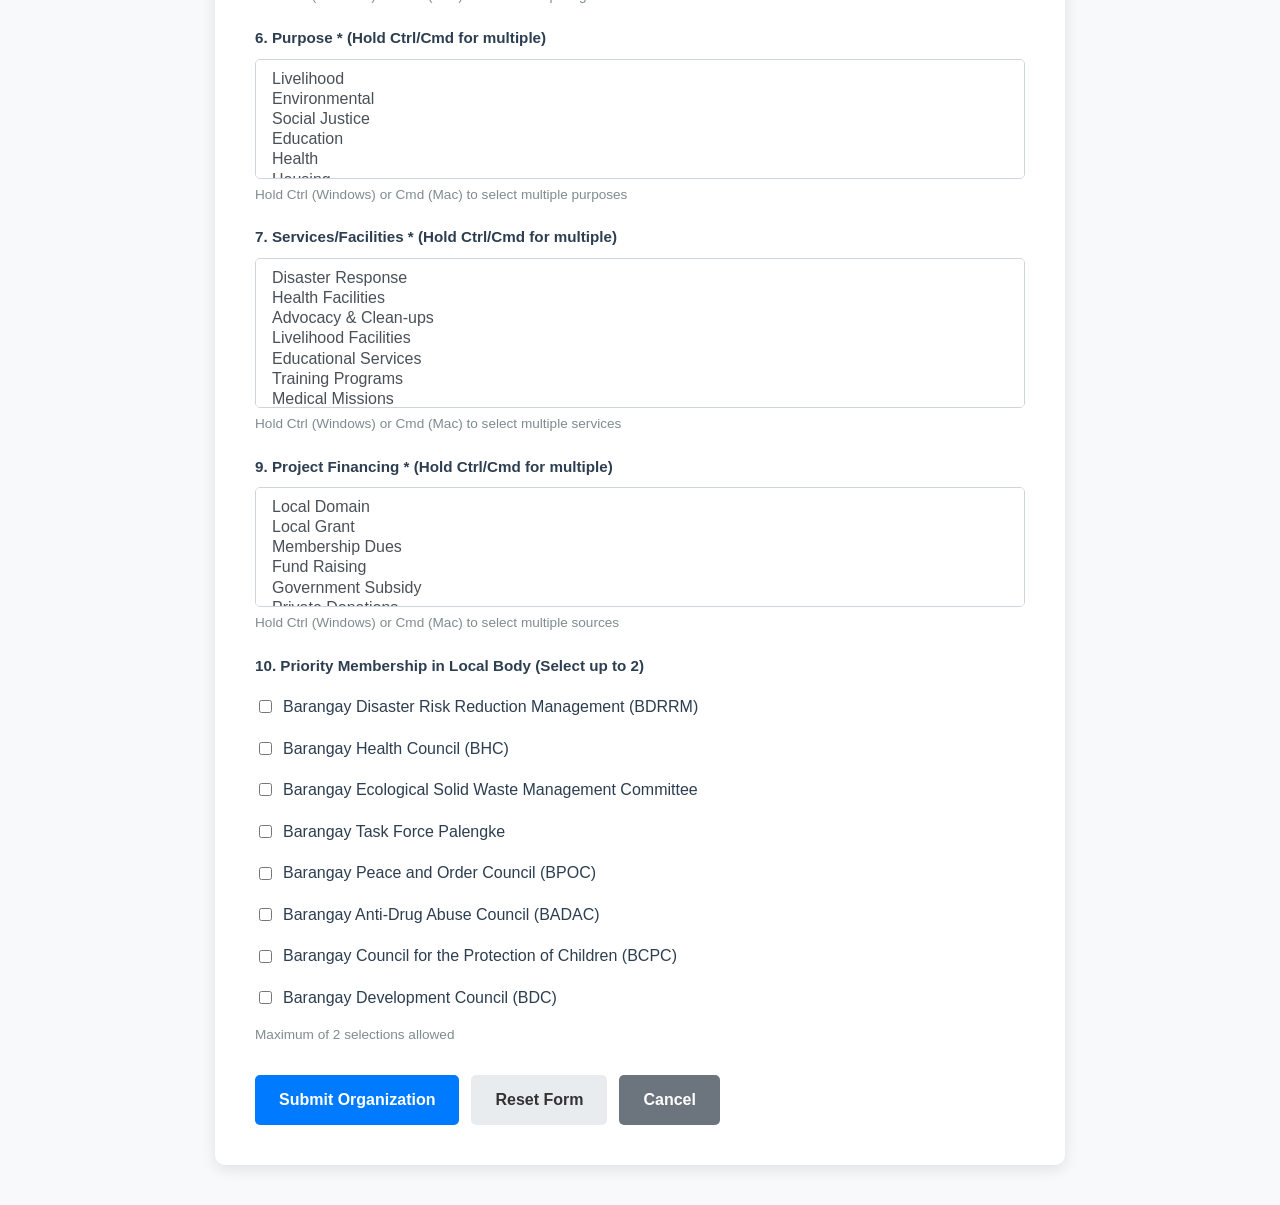
<file: add_organization.html>
<!DOCTYPE html>
<html lang="en">
<head>
    <meta charset="UTF-8">
    <meta name="viewport" content="width=device-width, initial-scale=1.0">
    <title>Add New Organization - Organization Management System</title>
    <style>
        /* Core Portal Styles Integration */
        body {
            font-family: 'Segoe UI', Tahoma, Geneva, Verdana, sans-serif;
            background-color: #f8f9fa;
            color: #333;
            line-height: 1.6;
            margin: 0;
            padding: 0;
        }

        /* Fixed Navigation Menu bar styling to match typography */
        header {
            background-color: #ffffff;
            box-shadow: 0 2px 5px rgba(0,0,0,0.05);
            padding: 15px 30px;
        }
        nav {
            max-width: 1000px;
            margin: 0 auto;
            display: flex;
            justify-content: space-between;
            align-items: center;
        }
        nav .logo {
            font-size: 1.3em;
            font-weight: bold;
            color: #2c3e50;
            text-decoration: none;
        }
        .nav-links {
            list-style: none;
            display: flex;
            gap: 20px;
            margin: 0;
            padding: 0;
        }
        .nav-links a {
            text-decoration: none;
            color: #7f8c8d;
            font-weight: 500;
            transition: color 0.3s;
        }
        .nav-links a:hover, .nav-links a.active {
            color: #007BFF;
        }

        /* Container & Card matching the main layout design */
        .container {
            max-width: 850px;
            margin: 40px auto;
            padding: 0 20px;
        }
        .card {
            background: #ffffff;
            padding: 40px;
            border-radius: 10px;
            box-shadow: 0 4px 15px rgba(0,0,0,0.1);
        }

        /* Headings styling */
        h1 {
            color: #2c3e50;
            margin-top: 0;
            margin-bottom: 25px;
        }
        h2 {
            color: #0056b3;
            font-size: 1.35em;
            border-bottom: 2px solid #e9ecef;
            padding-bottom: 8px;
            margin-top: 35px;
            margin-bottom: 20px;
        }

        /* Form Layout and Element Components */
        .form-row {
            display: grid;
            grid-template-columns: repeat(auto-fit, minmax(200px, 1fr));
            gap: 20px;
            margin-bottom: 15px;
        }
        .form-group {
            display: flex;
            flex-direction: column;
            margin-bottom: 20px;
        }
        label {
            font-weight: 600;
            margin-bottom: 8px;
            color: #2c3e50;
            font-size: 0.95em;
        }
        input[type="text"],
        input[type="date"],
        input[type="tel"],
        input[type="number"],
        select {
            font-family: inherit;
            padding: 10px 14px;
            border: 1px solid #ced4da;
            border-radius: 5px;
            font-size: 1em;
            color: #495057;
            background-color: #fff;
            transition: border-color 0.15s ease-in-out, box-shadow 0.15s ease-in-out;
        }
        input:focus, select:focus {
            outline: none;
            border-color: #007BFF;
            box-shadow: 0 0 0 3px rgba(0, 123, 255, 0.15);
        }
        input[readonly] {
            background-color: #e9ecef;
            opacity: 1;
            cursor: not-allowed;
        }
        small {
            color: #7f8c8d;
            margin-top: 5px;
            font-size: 0.85em;
        }

        /* Portal Button Styling Framework */
        .flex { display: flex; }
        .gap-1 { gap: 12px; }
        .mt-2 { margin-top: 30px; }
        
        .btn {
            display: inline-block;
            padding: 12px 24px;
            font-size: 1em;
            background: #6c757d;
            color: white;
            text-decoration: none;
            border-radius: 5px;
            border: none;
            transition: background 0.3s ease;
            font-weight: bold;
            cursor: pointer;
            text-align: center;
        }
        .btn-primary {
            background: #007BFF;
        }
        .btn-primary:hover {
            background: #0056b3;
        }
        .btn-secondary {
            background: #e9ecef;
            color: #333;
        }
        .btn-secondary:hover {
            background: #dae0e5;
        }
    </style>
</head>
<body>

    <!-- Updated Header & Navigation Bar -->
    <header>
        <nav>
            <a href="entry_page.html" class="logo">OrgManage</a>
            <ul class="nav-links">
                <li><a href="entry_page.html">Dashboard</a></li>
                <li><a href="application_options.html" class="active">Get Started</a></li>
                <li><a href="display_entries.html">Organizations</a></li>
            </ul>
        </nav>
    </header>

    <!-- Main Content -->
    <div class="container">
        <div class="card">
            <h1>Add New Organization</h1>
            
            <form id="add-org-form" method="POST" action="process_add.php">
                
                <!-- Organization Details Section -->
                <h2>Organization Details</h2>
                
                <div class="form-row">
                    <div class="form-group">
                        <label for="org_id">Organization ID *</label>
                        <input type="text" id="org_id" name="org_id" required placeholder="e.g., ID4">
                    </div>
                    
                    <div class="form-group">
                        <label for="org_name">Organization Name *</label>
                        <input type="text" id="org_name" name="org_name" required placeholder="e.g., Green Future Foundation">
                    </div>
                </div>

                <div class="form-group">
                    <label for="office_address">Office Address *</label>
                    <input type="text" id="office_address" name="office_address" required placeholder="Complete address">
                </div>

                <div class="form-row">
                    <div class="form-group">
                        <label for="date_organized">Date Organized *</label>
                        <input type="date" id="date_organized" name="date_organized" required>
                    </div>
                    
                    <div class="form-group">
                        <label for="contact_number">Contact Number *</label>
                        <input type="tel" id="contact_number" name="contact_number" required placeholder="09123456789">
                    </div>
                </div>

                <div class="form-row">
                    <div class="form-group">
                        <label for="org_level">4. Organizational Level *</label>
                        <select id="org_level" name="org_level" required>
                            <option value="">Select Level</option>
                            <option value="Barangay-Based">Barangay-Based</option>
                            <option value="Municipal">Municipal</option>
                            <option value="City-Based">City-Based</option>
                            <option value="Regional">Regional</option>
                            <option value="Affiliate of Large NGO">Affiliate of Large NGO</option>
                            <option value="National">National</option>
                        </select>
                    </div>
                    
                    <div class="form-group">
                        <label for="linkages_membership">5. Linkages/Membership *</label>
                        <select id="linkages_membership" name="linkages_membership" required>
                            <option value="">Select Linkage</option>
                            <option value="Barangay">Barangay</option>
                            <option value="Municipal">Municipal</option>
                            <option value="City">City</option>
                            <option value="Regional">Regional</option>
                            <option value="National">National</option>
                            <option value="International">International</option>
                            <option value="None">None</option>
                        </select>
                    </div>
                </div>

                <div class="form-group">
                    <label for="sector_served">8. Sector/Group Represented/Served * (Hold Ctrl/Cmd for multiple)</label>
                    <select id="sector_served" name="sector_served[]" multiple required style="height: 120px;">
                        <option value="Youth">Youth</option>
                        <option value="Women">Women</option>
                        <option value="Senior Citizens">Senior Citizens</option>
                        <option value="PWD">Persons with Disabilities (PWD)</option>
                        <option value="Children">Children</option>
                        <option value="Religious">Religious</option>
                        <option value="Farmers">Farmers</option>
                        <option value="Fisherfolk">Fisherfolk</option>
                        <option value="Indigenous Peoples">Indigenous Peoples</option>
                        <option value="Urban Poor">Urban Poor</option>
                        <option value="Homeowners/Neighborhood">Homeowners/Neighborhood</option>
                        <option value="Business Sector">Business Sector</option>
                        <option value="Workers/Labor">Workers/Labor</option>
                        <option value="Environment">Environment</option>
                        <option value="General Public">General Public</option>
                    </select>
                    <small>Hold Ctrl (Windows) or Cmd (Mac) to select multiple sectors</small>
                </div>

                <!-- Accreditation Section -->
                <h2>Accreditation Information</h2>
                
                <div class="form-row">
                    <div class="form-group">
                        <label for="accreditation_year">Accreditation Year *</label>
                        <input type="number" id="accreditation_year" name="accreditation_year" required placeholder="2026" min="2000" max="2100">
                    </div>
                    
                    <div class="form-group">
                        <label for="renewal_status">1. Renewal Status *</label>
                        <select id="renewal_status" name="renewal_status" required>
                            <option value="">Select Status</option>
                            <option value="New">New</option>
                            <option value="Previously Accredited">Previously Accredited</option>
                            <option value="Renewed">Renewed</option>
                            <option value="For Renewal">For Renewal</option>
                        </select>
                    </div>
                </div>

                <div class="form-row">
                    <div class="form-group">
                        <label for="male_members">Male Members</label>
                        <input type="number" id="male_members" name="male_members" min="0" value="0">
                    </div>
                    
                    <div class="form-group">
                        <label for="female_members">Female Members</label>
                        <input type="number" id="female_members" name="female_members" min="0" value="0">
                    </div>
                    
                    <div class="form-group">
                        <label for="total_members">Total Members</label>
                        <input type="number" id="total_members" name="total_members" min="0" value="0" readonly>
                    </div>
                </div>

                <div class="form-row">
                    <div class="form-group">
                        <label for="registered_voter_count">Registered Voters</label>
                        <input type="number" id="registered_voter_count" name="registered_voter_count" min="0" value="0">
                    </div>
                    
                    <div class="form-group">
                        <label for="unregistered_voter_count">Unregistered Voters</label>
                        <input type="number" id="unregistered_voter_count" name="unregistered_voter_count" min="0" value="0">
                    </div>
                </div>

                <!-- Additional Information Section -->
                <h2>Additional Information</h2>
                
                <div class="form-group">
                    <label for="registering_agency">3. Registering Agency * (Hold Ctrl/Cmd for multiple)</label>
                    <select id="registering_agency" name="registering_agency[]" multiple required style="height: 150px;">
                        <option value="Department of Social Welfare and Development (DSWD)">Department of Social Welfare and Development (DSWD)</option>
                        <option value="Department of Labor and Employment (DOLE)">Department of Labor and Employment (DOLE)</option>
                        <option value="Housing and Land Use Regulatory (HLUR)">Housing and Land Use Regulatory (HLUR)</option>
                        <option value="Cooperative Development Authority (CDA)">Cooperative Development Authority (CDA)</option>
                        <option value="Securities and Exchange Commission (SEC)">Securities and Exchange Commission (SEC)</option>
                        <option value="Department of Trade and Industry (DTI)">Department of Trade and Industry (DTI)</option>
                        <option value="Department of Agriculture (DA)">Department of Agriculture (DA)</option>
                        <option value="Department of Environment and Natural Resources (DENR)">Department of Environment and Natural Resources (DENR)</option>
                        <option value="National Commission on Indigenous Peoples (NCIP)">National Commission on Indigenous Peoples (NCIP)</option>
                        <option value="Local Government Unit (LGU)">Local Government Unit (LGU)</option>
                    </select>
                    <small>Hold Ctrl (Windows) or Cmd (Mac) to select multiple agencies</small>
                </div>

                <div class="form-group">
                    <label for="purpose">6. Purpose * (Hold Ctrl/Cmd for multiple)</label>
                    <select id="purpose" name="purpose[]" multiple required style="height: 120px;">
                        <option value="Livelihood">Livelihood</option>
                        <option value="Environmental">Environmental</option>
                        <option value="Social Justice">Social Justice</option>
                        <option value="Education">Education</option>
                        <option value="Health">Health</option>
                        <option value="Housing">Housing</option>
                        <option value="Disaster Response">Disaster Response</option>
                        <option value="Community Development">Community Development</option>
                        <option value="Advocacy">Advocacy</option>
                        <option value="Cultural Preservation">Cultural Preservation</option>
                        <option value="Sports & Recreation">Sports & Recreation</option>
                    </select>
                    <small>Hold Ctrl (Windows) or Cmd (Mac) to select multiple purposes</small>
                </div>

                <div class="form-group">
                    <label for="services_facilities">7. Services/Facilities * (Hold Ctrl/Cmd for multiple)</label>
                    <select id="services_facilities" name="services_facilities[]" multiple required style="height: 150px;">
                        <option value="Disaster Response">Disaster Response</option>
                        <option value="Health Facilities">Health Facilities</option>
                        <option value="Advocacy & Clean-ups">Advocacy & Clean-ups</option>
                        <option value="Livelihood Facilities">Livelihood Facilities</option>
                        <option value="Educational Services">Educational Services</option>
                        <option value="Training Programs">Training Programs</option>
                        <option value="Medical Missions">Medical Missions</option>
                        <option value="Day Care Center">Day Care Center</option>
                        <option value="Community Hall">Community Hall</option>
                        <option value="Sports Facilities">Sports Facilities</option>
                        <option value="Learning Center">Learning Center</option>
                        <option value="Feeding Program">Feeding Program</option>
                    </select>
                    <small>Hold Ctrl (Windows) or Cmd (Mac) to select multiple services</small>
                </div>

                <div class="form-group">
                    <label for="financing_source">9. Project Financing * (Hold Ctrl/Cmd for multiple)</label>
                    <select id="financing_source" name="financing_source[]" multiple required style="height: 120px;">
                        <option value="Local Domain">Local Domain</option>
                        <option value="Local Grant">Local Grant</option>
                        <option value="Membership Dues">Membership Dues</option>
                        <option value="Fund Raising">Fund Raising</option>
                        <option value="Government Subsidy">Government Subsidy</option>
                        <option value="Private Donations">Private Donations</option>
                        <option value="International Grants">International Grants</option>
                        <option value="Business Income">Business Income</option>
                        <option value="Loans">Loans</option>
                    </select>
                    <small>Hold Ctrl (Windows) or Cmd (Mac) to select multiple sources</small>
                </div>

                <div class="form-group">
                    <label for="local_body_priority">10. Priority Membership in Local Body (Select up to 2)</label>
                    <div id="priority-checkboxes" style="display: grid; grid-template-columns: 1fr; gap: 0.5rem; margin-top: 0.5rem;">
                        <label style="display: flex; align-items: center; gap: 0.5rem; font-weight: normal; font-size: 1em;">
                            <input type="checkbox" name="local_body_priority[]" value="Barangay Disaster Risk Reduction Management (BDRRM)">
                            Barangay Disaster Risk Reduction Management (BDRRM)
                        </label>
                        <label style="display: flex; align-items: center; gap: 0.5rem; font-weight: normal; font-size: 1em;">
                            <input type="checkbox" name="local_body_priority[]" value="Barangay Health Council (BHC)">
                            Barangay Health Council (BHC)
                        </label>
                        <label style="display: flex; align-items: center; gap: 0.5rem; font-weight: normal; font-size: 1em;">
                            <input type="checkbox" name="local_body_priority[]" value="Barangay Ecological Solid Waste Management Committee">
                            Barangay Ecological Solid Waste Management Committee
                        </label>
                        <label style="display: flex; align-items: center; gap: 0.5rem; font-weight: normal; font-size: 1em;">
                            <input type="checkbox" name="local_body_priority[]" value="Barangay Task Force Palengke">
                            Barangay Task Force Palengke
                        </label>
                        <label style="display: flex; align-items: center; gap: 0.5rem; font-weight: normal; font-size: 1em;">
                            <input type="checkbox" name="local_body_priority[]" value="Barangay Peace and Order Council (BPOC)">
                            Barangay Peace and Order Council (BPOC)
                        </label>
                        <label style="display: flex; align-items: center; gap: 0.5rem; font-weight: normal; font-size: 1em;">
                            <input type="checkbox" name="local_body_priority[]" value="Barangay Anti-Drug Abuse Council (BADAC)">
                            Barangay Anti-Drug Abuse Council (BADAC)
                        </label>
                        <label style="display: flex; align-items: center; gap: 0.5rem; font-weight: normal; font-size: 1em;">
                            <input type="checkbox" name="local_body_priority[]" value="Barangay Council for the Protection of Children (BCPC)">
                            Barangay Council for the Protection of Children (BCPC)
                        </label>
                        <label style="display: flex; align-items: center; gap: 0.5rem; font-weight: normal; font-size: 1em;">
                            <input type="checkbox" name="local_body_priority[]" value="Barangay Development Council (BDC)">
                            Barangay Development Council (BDC)
                        </label>
                    </div>
                    <small>Maximum of 2 selections allowed</small>
                </div>

                <!-- Form Buttons -->
                <div class="flex gap-1 mt-2">
                    <button type="submit" class="btn btn-primary">Submit Organization</button>
                    <button type="reset" class="btn btn-secondary">Reset Form</button>
                    <a href="display_entries.html" class="btn">Cancel</a>
                </div>
            </form>
        </div>
    </div>

    <script>
        // Auto-calculate total members
        const maleInput = document.getElementById('male_members');
        const femaleInput = document.getElementById('female_members');
        const totalInput = document.getElementById('total_members');

        function calculateTotal() {
            const male = parseInt(maleInput.value) || 0;
            const female = parseInt(femaleInput.value) || 0;
            totalInput.value = male + female;
        }

        maleInput.addEventListener('input', calculateTotal);
        femaleInput.addEventListener('input', calculateTotal);

        // Form validation
        document.getElementById('add-org-form').addEventListener('submit', function(e) {
            // Example: Check if org_id follows format
            const orgId = document.getElementById('org_id').value;
            if (!orgId.startsWith('ID')) {
                alert('Organization ID should start with "ID" (e.g., ID4)');
                e.preventDefault();
                return false;
            }
        });
    </script>
</body>
</html>
</file>
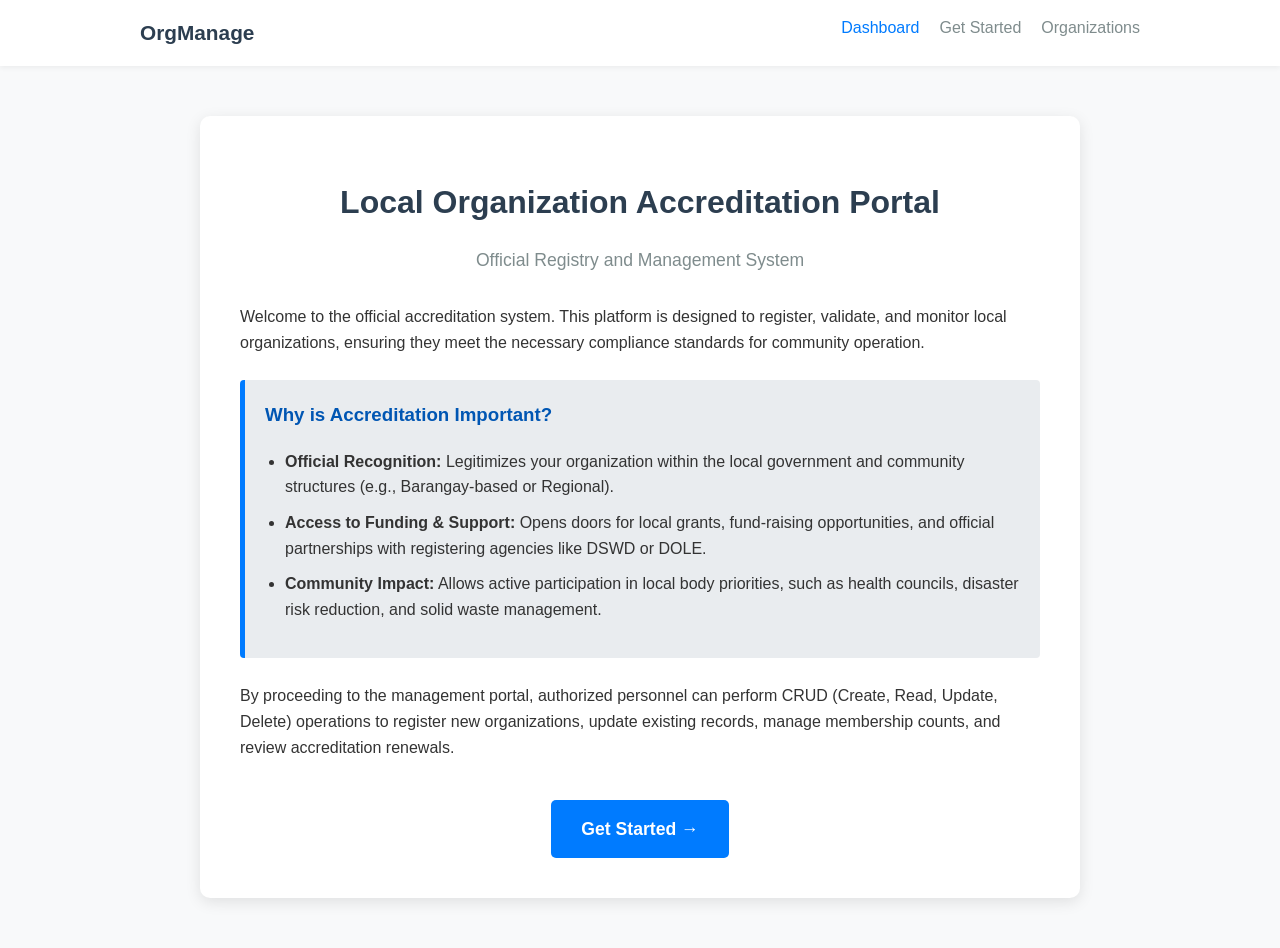
<file: entry_page.html>
<!DOCTYPE html>
<html lang="en">
<head>
    <meta charset="UTF-8">
    <meta name="viewport" content="width=device-width, initial-scale=1.0">
    <title>Organization Accreditation Portal</title>
    <style>
        body {
            font-family: 'Segoe UI', Tahoma, Geneva, Verdana, sans-serif;
            background-color: #f8f9fa;
            color: #333;
            line-height: 1.6;
            margin: 0;
            padding: 0;
        }
        
        header {
            background-color: #ffffff;
            box-shadow: 0 2px 5px rgba(0,0,0,0.05);
            padding: 15px 30px;
        }
        nav {
            max-width: 1000px;
            margin: 0 auto;
            display: flex;
            justify-content: space-between;
            align-items: center;
        }
        nav .logo {
            font-size: 1.3em;
            font-weight: bold;
            color: #2c3e50;
            text-decoration: none;
        }
        .nav-links {
            list-style: none;
            display: flex;
            gap: 20px;
            margin: 0;
            padding: 0;
        }
        .nav-links a {
            text-decoration: none;
            color: #7f8c8d;
            font-weight: 500;
            transition: color 0.3s;
        }
        .nav-links a:hover, .nav-links a.active {
            color: #007BFF;
        }

        .container {
            background: #ffffff;
            max-width: 800px;
            padding: 40px;
            border-radius: 10px;
            box-shadow: 0 4px 15px rgba(0,0,0,0.1);
            margin: 50px auto; 
        }
        h1 {
            color: #2c3e50;
            text-align: center;
            margin-bottom: 10px;
        }
        .subtitle {
            text-align: center;
            color: #7f8c8d;
            margin-bottom: 30px;
            font-size: 1.1em;
        }
        .info-box {
            background-color: #e9ecef;
            border-left: 5px solid #007BFF;
            padding: 20px;
            margin: 25px 0;
            border-radius: 4px;
        }
        .info-box h3 {
            margin-top: 0;
            color: #0056b3;
        }
        ul {
            padding-left: 20px;
        }
        li {
            margin-bottom: 10px;
        }
        .action-area {
            text-align: center;
            margin-top: 40px;
        }
        .btn {
            display: inline-block;
            padding: 15px 30px;
            font-size: 1.1em;
            background: #007BFF;
            color: white;
            text-decoration: none;
            border-radius: 5px;
            transition: background 0.3s ease;
            font-weight: bold;
        }
        .btn:hover {
            background: #0056b3;
        }
    </style>
</head>
<body>

    <!-- Updated Header & Navigation Bar -->
    <header>
        <nav>
            <a href="entry_page.html" class="logo">OrgManage</a>
            <ul class="nav-links">
                <li><a href="entry_page.html" class="active">Dashboard</a></li>
                <li><a href="application_options.html">Get Started</a></li>
                <li><a href="display_entries.html">Organizations</a></li>
            </ul>
        </nav>
    </header>

    <!-- Main Content -->
    <div class="container">
        <h1>Local Organization Accreditation Portal</h1>
        <p class="subtitle">Official Registry and Management System</p>
        
        <p>Welcome to the official accreditation system. This platform is designed to register, validate, and monitor local organizations, ensuring they meet the necessary compliance standards for community operation.</p>

        <div class="info-box">
            <h3>Why is Accreditation Important?</h3>
            <ul>
                <li><strong>Official Recognition:</strong> Legitimizes your organization within the local government and community structures (e.g., Barangay-based or Regional).</li>
                <li><strong>Access to Funding & Support:</strong> Opens doors for local grants, fund-raising opportunities, and official partnerships with registering agencies like DSWD or DOLE.</li>
                <li><strong>Community Impact:</strong> Allows active participation in local body priorities, such as health councils, disaster risk reduction, and solid waste management.</li>
            </ul>
        </div>

        <p>By proceeding to the management portal, authorized personnel can perform CRUD (Create, Read, Update, Delete) operations to register new organizations, update existing records, manage membership counts, and review accreditation renewals.</p>

        <!-- Updated main button to align with your new routing -->
        <div class="action-area">
            <a href="application_options.html" class="btn">Get Started &rarr;</a>
        </div>
    </div>

</body>
</html>
</file>
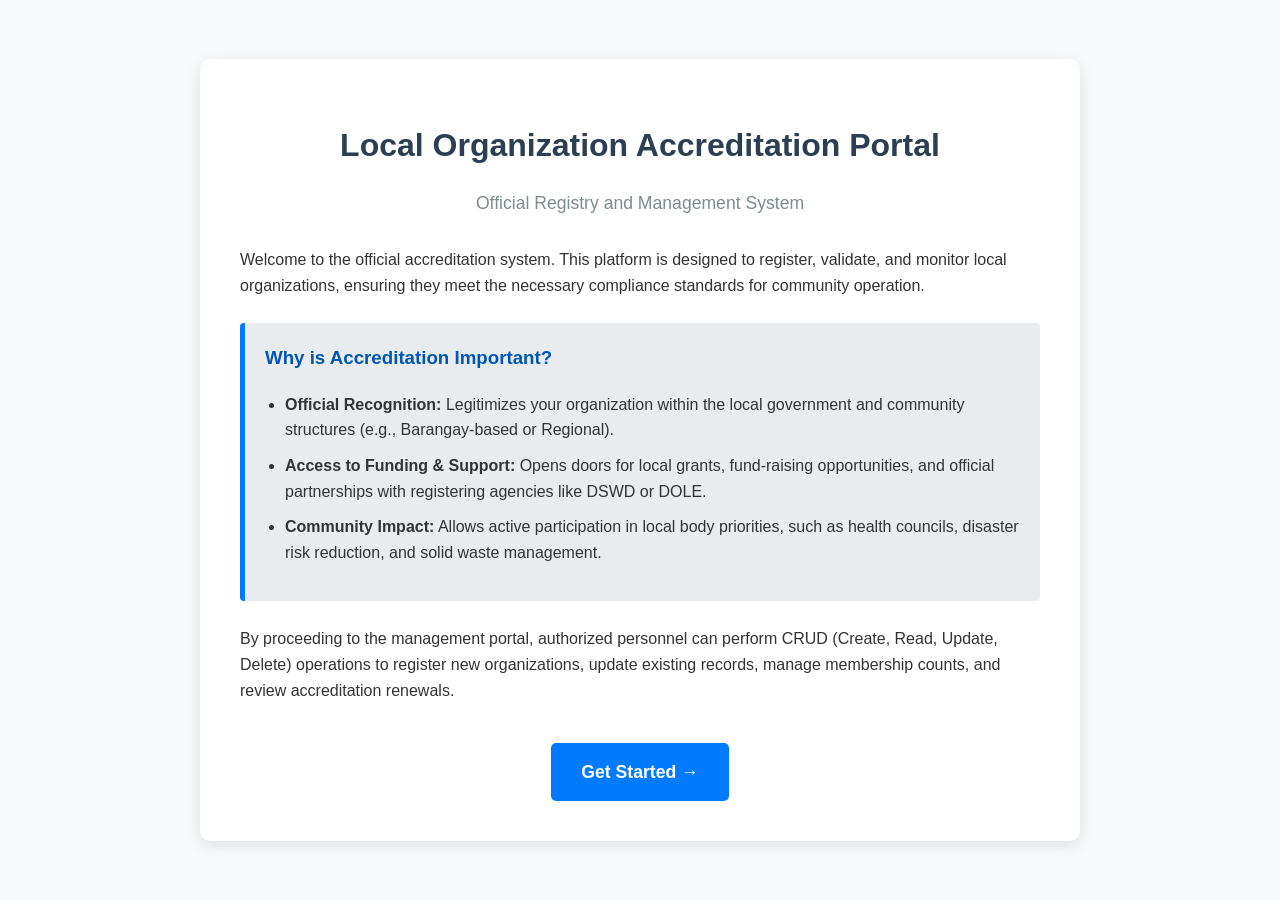
<file: Accreditation_Website/Entry_Page.html>
<!DOCTYPE html>
<html lang="en">
<head>
    <meta charset="UTF-8">
    <meta name="viewport" content="width=device-width, initial-scale=1.0">
    <title>Organization Accreditation Portal</title>
    <style>
        body {
            font-family: 'Segoe UI', Tahoma, Geneva, Verdana, sans-serif;
            background-color: #f8f9fa;
            color: #333;
            line-height: 1.6;
            margin: 0;
            padding: 0;
            display: flex;
            justify-content: center;
            align-items: center;
            min-height: 100vh;
        }
        .container {
            background: #ffffff;
            max-width: 800px;
            padding: 40px;
            border-radius: 10px;
            box-shadow: 0 4px 15px rgba(0,0,0,0.1);
        }
        h1 {
            color: #2c3e50;
            text-align: center;
            margin-bottom: 10px;
        }
        .subtitle {
            text-align: center;
            color: #7f8c8d;
            margin-bottom: 30px;
            font-size: 1.1em;
        }
        .info-box {
            background-color: #e9ecef;
            border-left: 5px solid #007BFF;
            padding: 20px;
            margin: 25px 0;
            border-radius: 4px;
        }
        .info-box h3 {
            margin-top: 0;
            color: #0056b3;
        }
        ul {
            padding-left: 20px;
        }
        li {
            margin-bottom: 10px;
        }
        .action-area {
            text-align: center;
            margin-top: 40px;
        }
        .btn {
            display: inline-block;
            padding: 15px 30px;
            font-size: 1.1em;
            background: #007BFF;
            color: white;
            text-decoration: none;
            border-radius: 5px;
            transition: background 0.3s ease;
            font-weight: bold;
        }
        .btn:hover {
            background: #0056b3;
        }
    </style>
</head>
<body>

    <div class="container">
        <h1>Local Organization Accreditation Portal</h1>
        <p class="subtitle">Official Registry and Management System</p>
        
        <p>Welcome to the official accreditation system. This platform is designed to register, validate, and monitor local organizations, ensuring they meet the necessary compliance standards for community operation.</p>

        <div class="info-box">
            <h3>Why is Accreditation Important?</h3>
            <ul>
                <li><strong>Official Recognition:</strong> Legitimizes your organization within the local government and community structures (e.g., Barangay-based or Regional).</li>
                <li><strong>Access to Funding & Support:</strong> Opens doors for local grants, fund-raising opportunities, and official partnerships with registering agencies like DSWD or DOLE.</li>
                <li><strong>Community Impact:</strong> Allows active participation in local body priorities, such as health councils, disaster risk reduction, and solid waste management.</li>
            </ul>
        </div>

        <p>By proceeding to the management portal, authorized personnel can perform CRUD (Create, Read, Update, Delete) operations to register new organizations, update existing records, manage membership counts, and review accreditation renewals.</p>

        <div class="action-area">
            <a href="Main_Page.html" class="btn">Get Started &rarr;</a>
        </div>
    </div>

</body>
</html>
</file>
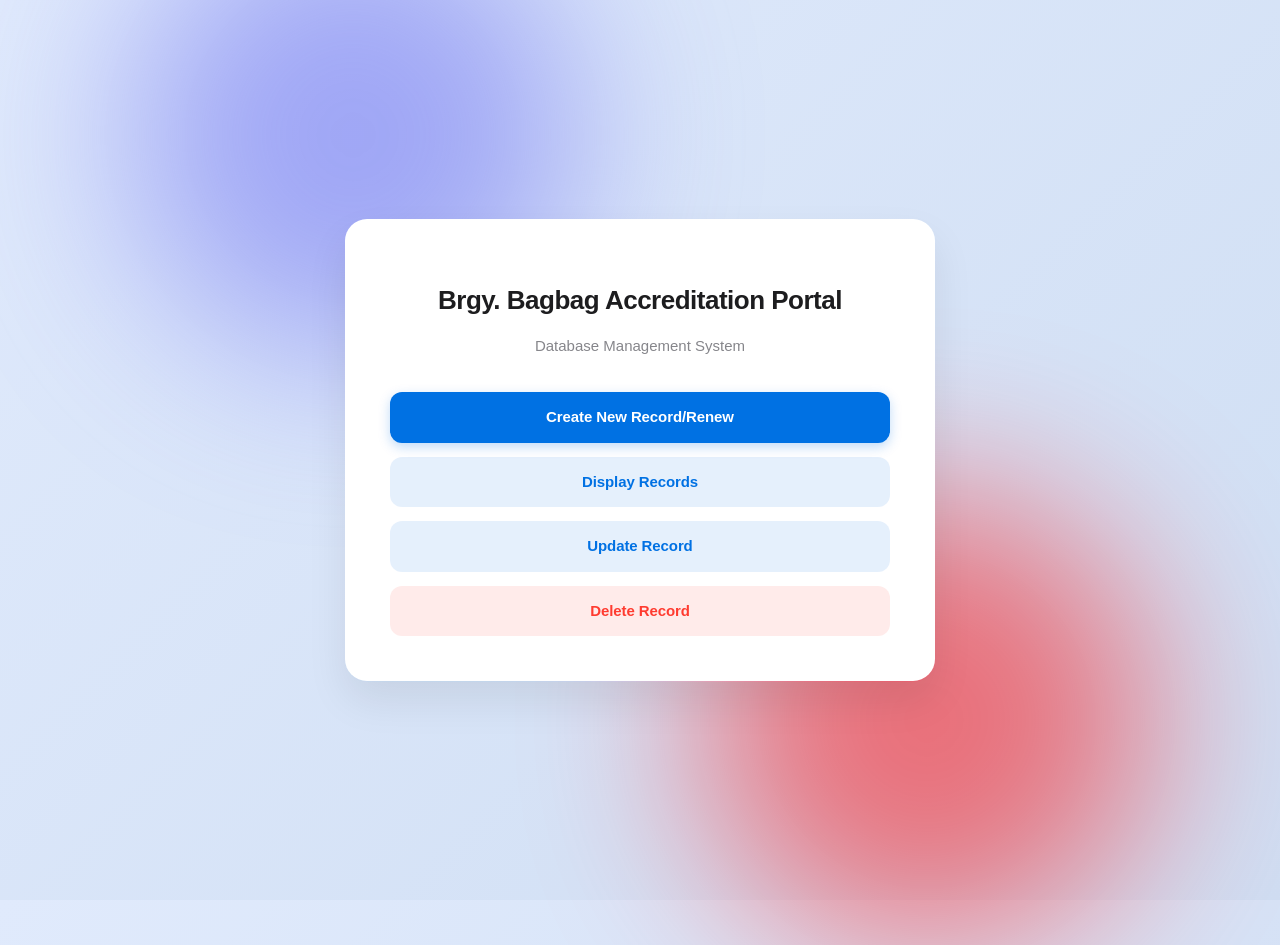
<file: Accreditation_Website/Main_Page.html>
<!DOCTYPE html>
<html lang="en">
<head>
    <meta charset="UTF-8">
    <meta name="viewport" content="width=device-width, initial-scale=1.0">
    <title>Organization Accreditation Portal</title>
    <link rel="stylesheet" href="css/Main_Page.css">
</head>
<body>
    <div class="glow-orb orb-1"></div>
    <div class="glow-orb orb-2"></div>

    <div class="main-wrapper">
        <div class="container">
            <h1>Brgy. Bagbag Accreditation Portal</h1>
            <p class="subtitle">Database Management System</p>
            
            <!-- hyperlink to CRUD operation pages -->
            <div class="action-area">
                <a href="create.php" class="btn btn-primary">Create New Record/Renew</a>
                <a href="read.php" class="btn btn-secondary">Display Records</a>
                <a href="update_record.php" class="btn btn-secondary">Update Record</a>
                <a href="delete_record.php" class="btn btn-danger">Delete Record</a>
            </div>
        </div>
    </div>
</body>
</html>
</file>
<file: Accreditation_Website/css/index.css>
:root {
    --bg-gradient: linear-gradient(135deg, #e0eafc 0%, #cfdef3 100%);
    --panel-bg: white;
    --box-shadow: 0 4px 15px rgba(0,0,0,0.05);
    --text-main: #1d1d1f;
    --text-sub: #86868b;
    --shadow-color: rgba(0, 0, 0, 0.08);
    
    --primary-color: #0071e3;
    --primary-hover: #0077ed;
    --info-bg: rgba(0, 113, 227, 0.06);
}

body {
    font-family: Arial, sans-serif;
    background: var(--bg-gradient);
    color: var(--text-main);
    line-height: 1.6;
    margin: 0;
    padding: 0;
    display: flex;
    flex-direction: column;
    min-height: 100vh;
    overflow-x: hidden;
    position: relative;
    
}

.particle-container {
    position: fixed;
    top: 0;
    left: 0;
    width: 100vw;
    height: 100vh;
    z-index: 0;
    pointer-events: none;
}

.glow-orb {
    position: absolute;
    width: 450px;
    height: 450px;
    border-radius: 50%;
    filter: blur(90px);
    z-index: 0;
    opacity: 0.5;
    pointer-events: none;
}

.orb-1 {
    top: -10%;
    left: 10%;
    background: #6366f1;
}

.orb-2 {
    bottom: -5%;
    right: 10%;
    background: red;
}

.main-wrapper {
    flex: 1;
    display: flex;
    justify-content: center;
    align-items: center;
    padding: 40px 20px;
    z-index: 1;
}

.container {
    background: var(--panel-bg);
    backdrop-filter: blur(25px) saturate(190%);
    -webkit-backdrop-filter: blur(25px) saturate(190%);
    border: 1px solid var(--panel-border);
    width: 100%;
    max-width: 680px;
    padding: 45px;
    border-radius: 22px;
    box-shadow: 0 20px 40px var(--shadow-color);
    transition: transform 0.3s ease, box-shadow 0.3s ease;
}

.container:hover {
    transform: translateY(-2px);
    box-shadow: 0 25px 50px rgba(0, 0, 0, 0.15);
}

h1 {
    color: var(--text-main);
    text-align: center;
    margin-bottom: 8px;
    font-size: 26px;
    font-weight: 700;
    letter-spacing: -0.5px;
}

.subtitle {
    text-align: center;
    color: var(--text-sub);
    margin-bottom: 30px;
    font-size: 15px;
    font-weight: 400;
}

p {
    font-size: 15px;
    color: #3a3a3c;
    margin-bottom: 20px;
    text-align: justify;
}

.info-box {
    background-color: var(--info-bg);
    border-left: 4px solid var(--info-border);
    padding: 24px;
    margin: 30px 0;
    border-radius: 12px 12px 12px 12px;
    text-align: justify;
}

.info-box h3 {
    margin-top: 0;
    margin-bottom: 15px;
    color: var(--info-border);
    font-size: 17px;
    font-weight: 600;
}

ul {
    padding-left: 20px;
    margin: 0;
}

li {
    margin-bottom: 12px;
    font-size: 14.5px;
    color: #3a3a3c;
}

li:last-child {
    margin-bottom: 0;
}

.action-area {
    text-align: center;
    margin-top: 35px;
}

.btn {
    display: inline-block;
    padding: 14px 35px;
    font-size: 15px;
    text-decoration: none;
    border-radius: 12px;
    font-weight: 600;
    letter-spacing: -0.1px;
    transition: all 0.25s cubic-bezier(0.4, 0, 0.2, 1);
}

.btn-primary {
    background: var(--primary-color);
    color: #ffffff;
    box-shadow: 0 4px 12px rgba(0, 113, 227, 0.25);
}

.btn-primary:hover {
    background: var(--primary-hover);
    transform: scale(1.02);
    box-shadow: 0 6px 16px rgba(0, 113, 227, 0.35);
}

.btn:active {
    transform: scale(0.98);
}
</file>
<file: test website 1/style.css>
/* Base reset and background */
* {
    box-sizing: border-box;
    margin: 0;
    padding: 0;
}
body {
    background-color: #e0e4e8; /* Gray background */
    color: #333;
    padding: 40px 20px;
    line-height: 1.6;
}

/* The 'Paper' Container */
.form-container {
    max-width: 850px;
    margin: 0 auto;
    background-color: #ffffff;
    padding: 50px 60px;
    border-radius: 8px;
    box-shadow: 0 10px 25px rgba(0,0,0,0.08);
}

/* Header Styles */
.form-header {
    text-align: center;
    margin-bottom: 30px;
}
.form-header h3 {
    font-weight: 500;
    font-size: 16px;
    color: #555;
}
.form-header h2 {
    font-weight: 600;
    font-size: 22px;
    margin-top: 15px;
    color: #2c3e50;
    text-transform: uppercase;
}
.form-header hr {
    border: none;
    border-top: 2px solid #333;
    width: 80%;
    margin: 15px auto;
}

/* Section Breaks */
.break {
    height: 30px;
}

/* Form Layout */
.form-group {
    margin-bottom: 25px;
}

/* Two-column layout for Basic Info */
.row-group {
    display: flex;
    align-items: center;
    margin-bottom: 15px;
}
.row-group label {
    flex: 0 0 250px;
    font-weight: 600;
    font-size: 15px;
}
.row-group input[type="text"], 
.row-group input[type="number"], 
.row-group input[type="date"], 
.row-group input[type="tel"] {
    flex: 1;
    padding: 10px 12px;
    border: 1px solid #ccc;
    border-radius: 5px;
    font-size: 15px;
    transition: border-color 0.3s;
}
.row-group input:focus, .form-group textarea:focus, .other-input:focus {
    outline: none;
    border-color: #2c3e50;
    box-shadow: 0 0 5px rgba(44, 62, 80, 0.2);
}

/* Multiple Choice & Checkbox Questions */
.question-title {
    font-weight: 600;
    font-size: 16px;
    margin-bottom: 12px;
    display: block;
    color: #2c3e50;
}

/* Grid layout for long lists to save space and look modern */
.options-grid {
    display: grid;
    grid-template-columns: 1fr 1fr;
    gap: 10px;
}
.options-list {
    display: flex;
    flex-direction: column;
    gap: 10px;
}

.option-item {
    display: flex;
    align-items: center;
    font-size: 15px;
}
.option-item input[type="radio"], 
.option-item input[type="checkbox"] {
    margin-right: 10px;
    transform: scale(1.2);
    cursor: pointer;
}

/* Textbox inside multiple choice (Others) */
.other-input {
    margin-left: 10px;
    border: none;
    border-bottom: 1px solid #999;
    padding: 4px 8px;
    font-size: 15px;
    flex-grow: 1;
    max-width: 250px;
}

/* Textareas for Essay types */
textarea {
    width: 100%;
    padding: 12px;
    border: 1px solid #ccc;
    border-radius: 5px;
    font-size: 15px;
    resize: vertical;
    min-height: 100px;
}

/* Sub-fields (for members) */
.sub-fields {
    display: flex;
    gap: 20px;
    margin-top: 10px;
    align-items: center;
}
.sub-fields .input-box {
    display: flex;
    align-items: center;
    gap: 10px;
}
.sub-fields input[type="number"] {
    width: 100px;
    padding: 8px;
    border: 1px solid #ccc;
    border-radius: 5px;
}
.total-text {
    font-weight: 600;
    margin-left: 20px;
    color: #c0392b;
}

/* Submit Button */
.submit-btn {
    background-color: #2c3e50;
    color: white;
    border: none;
    padding: 15px 30px;
    font-size: 16px;
    font-weight: 600;
    border-radius: 5px;
    cursor: pointer;
    width: 100%;
    transition: background-color 0.3s;
    margin-top: 20px;
}
.submit-btn:hover {
    background-color: #1a252f;
}

/* Responsive */
@media (max-width: 600px) {
    .row-group { flex-direction: column; align-items: flex-start; }
    .row-group label { margin-bottom: 8px; }
    .options-grid { grid-template-columns: 1fr; }
    .form-container { padding: 30px 20px; }
    .sub-fields { flex-direction: column; align-items: flex-start; }
}
</file>
<file: test website -v3/form v3/style.css>
:root {
    --bg-gradient: linear-gradient(135deg, #e0eafc 0%, #cfdef3 100%);
    --text-main: #1d1d1f;
    --text-sub: #55555a;
    --shadow-color: rgba(0, 0, 0, 0.06);
}

body {
    font-family: Arial, sans-serif;
    background: var(--bg-gradient);
    margin: 0;
    padding: 40px 20px;
    color: var(--text-main);
    min-height: 100vh;
    overflow-x: hidden;
    position: relative;
    box-sizing: border-box;

    &::-webkit-scrollbar {
        display: none;
    }
    -ms-overflow-style: none;  
    scrollbar-width: none;  
}

.glow-orb {
    position: fixed;
    width: 500px;
    height: 500px;
    border-radius: 50%;
    filter: blur(100px);
    z-index: -1;
    opacity: 0.45;
    pointer-events: none;
}

.orb-1 {
    top: -10%;
    left: 5%;
    background: #6366f1;
}

.orb-2 {
    bottom: -10%;
    right: 5%;
    background: red;
}

.form-container {
    max-width: 850px;
    background: #ffffff;
    margin: 0 auto;
    padding: 40px;
    border-radius: 8px;
    box-shadow: 0 4px 15px rgba(0,0,0,0.05);
}

.form-header {
    text-align: center;
    margin-bottom: 25px;
}

.form-header h3 {
    margin: 3px 0;
    font-size: 14px;
    font-weight: 500;
    text-transform: uppercase;
    color: #555;
}

.form-header h2 {
    margin: 5px 0;
    font-size: 20px;
    font-weight: 700;
    color: #111;
}

.form-header hr {
    border: 0;
    height: 2px;
    background: #333;
    margin: 15px 0;
}

.form-group {
    margin-bottom: 25px;
    display: flex;
    flex-direction: column;
}

.row-group {
    display: flex;
    align-items: center;
    margin-bottom: 12px;
}

.row-group label {
    width: 280px;
    font-weight: 600;
    font-size: 14px;
}

.row-group input[type="text"],
.row-group input[type="number"],
.row-group input[type="date"],
.row-group input[type="tel"] {
    flex: 1;
    padding: 8px 12px;
    border: 1px solid #ccc;
    border-radius: 4px;
    font-size: 14px;
}

.break {
    border-top: 1px dashed #e0e0e0;
    margin: 25px 0;
}

.question-title {
    font-weight: 700;
    font-size: 15px;
    margin-bottom: 15px;
    color: #222;
}

.options-grid {
    display: grid;
    grid-template-columns: 1fr 1fr;
    gap: 12px 30px;
}

.options-list {
    display: flex;
    flex-direction: column;
    gap: 12px;
}

.option-item {
    display: flex;
    align-items: center;
    font-size: 14px;
    cursor: pointer;
}

.option-item input[type="radio"],
.option-item input[type="checkbox"] {
    margin-right: 10px;
    transform: scale(1.1);
}

.other-input {
    border: none;
    border-bottom: 1px solid #333;
    margin-left: 8px;
    padding: 2px 5px;
    font-size: 14px;
    flex: 1;
    outline: none;
    background: transparent;
}

.sub-fields {
    display: flex;
    align-items: center;
    gap: 40px;
}

.input-box {
    display: flex;
    align-items: center;
    gap: 10px;
}

.input-box label {
    font-weight: 600;
    font-size: 14px;
}

.input-box input {
    width: 80px;
    padding: 6px;
    border: 1px solid #ccc;
    border-radius: 4px;
    text-align: center;
}

.total-text {
    font-weight: 700;
    font-size: 16px;
    color: #0056b3;
}

.submit-btn {
    display: block;
    width: 100%;
    padding: 14px;
    background-color: #28a745;
    color: white;
    border: none;
    border-radius: 5px;
    font-size: 16px;
    font-weight: 700;
    cursor: pointer;
    transition: background 0.2s;
    margin-top: 20px;
}

.submit-btn:hover {
    background-color: #218838;
}

.single-column-stack {
    display: flex !important;
    flex-direction: column !important;
    gap: 12px !important;
}

.single-column-stack .option-item {
    grid-column: auto !important; /* Resets any full grid-span overlaps */
}
</file>
<file: Accreditation_Website/css/Main_Page.css>
:root {
    --bg-gradient: linear-gradient(135deg, #e0eafc 0%, #cfdef3 100%);
    --panel-bg: white;
    --box-shadow: 0 4px 15px rgba(0,0,0,0.05);
    --text-main: #1d1d1f;
    --text-sub: #86868b;
    --shadow-color: rgba(0, 0, 0, 0.08);
    
    --primary-color: #0071e3;
    --primary-hover: #0077ed;
    --secondary-bg: rgba(0, 113, 227, 0.1);
    --secondary-text: #0071e3;
    --secondary-hover: rgba(0, 113, 227, 0.18);
    --danger-color: #ff3b30;
    --danger-hover: #ff453a;
}

body {
    font-family:  Arial;
    background: var(--bg-gradient);
    color: var(--text-main);
    line-height: 1.5;
    margin: 0;
    padding: 0;
    display: flex;
    flex-direction: column;
    min-height: 100vh;
    overflow-x: hidden;
    position: relative;

}

.glow-orb {
    position: absolute;
    width: 450px;
    height: 450px;
    border-radius: 50%;
    filter: blur(90px);
    z-index: 0;
    opacity: 0.5;
    pointer-events: none;
}
.orb-1 {
    top: -10%;
    left: 10%;
    background: #6366f1;
}
.orb-2 {
    bottom: -5%;
    right: 10%;
    background: red;
}

.main-wrapper {
    flex: 1;
    display: flex;
    justify-content: center;
    align-items: center;
    padding: 40px 20px;
    z-index: 1;
}

.container {
    background: var(--panel-bg);
    backdrop-filter: blur(25px) saturate(190%);
    -webkit-backdrop-filter: blur(25px) saturate(190%);
    border: 1px solid var(--panel-border);
    width: 100%;
    max-width: 500px;
    padding: 45px;
    border-radius: 22px;
    box-shadow: 0 20px 40px var(--shadow-color);
    transition: transform 0.3s ease, box-shadow 0.3s ease;
}

.container:hover {
    transform: translateY(-2px);
    box-shadow: 0 25px 50px rgba(0, 0, 0, 0.15);
}

h1 {
    color: var(--text-main);
    text-align: center;
    margin-bottom: 8px;
    font-size: 26px;
    font-weight: 700;
    letter-spacing: -0.5px;
}

.subtitle {
    text-align: center;
    color: var(--text-sub);
    margin-bottom: 35px;
    font-size: 15px;
    font-weight: 400;
}

.action-area {
    display: flex;
    flex-direction: column;
    gap: 14px;
}

.btn {
    display: block;
    padding: 14px 24px;
    font-size: 15px;
    text-align: center;
    text-decoration: none;
    border-radius: 12px;
    font-weight: 600;
    letter-spacing: -0.1px;
    transition: all 0.25s cubic-bezier(0.4, 0, 0.2, 1);
}

.btn-primary {
    background: var(--primary-color);
    color: #ffffff;
    box-shadow: 0 4px 12px rgba(0, 113, 227, 0.25);
}
.btn-primary:hover {
    background: var(--primary-hover);
    transform: scale(1.015);
    box-shadow: 0 6px 16px rgba(0, 113, 227, 0.35);
}

.btn-secondary {
    background: var(--secondary-bg);
    color: var(--secondary-text);
}
.btn-secondary:hover {
    background: var(--secondary-hover);
    transform: scale(1.015);
}

.btn-danger {
    background: rgba(255, 59, 48, 0.1);
    color: var(--danger-color);
}
.btn-danger:hover {
    background: var(--danger-color);
    color: white;
    transform: scale(1.015);
    box-shadow: 0 6px 16px rgba(255, 59, 48, 0.25);
}

.btn:active {
    transform: scale(0.985);
}
</file>
